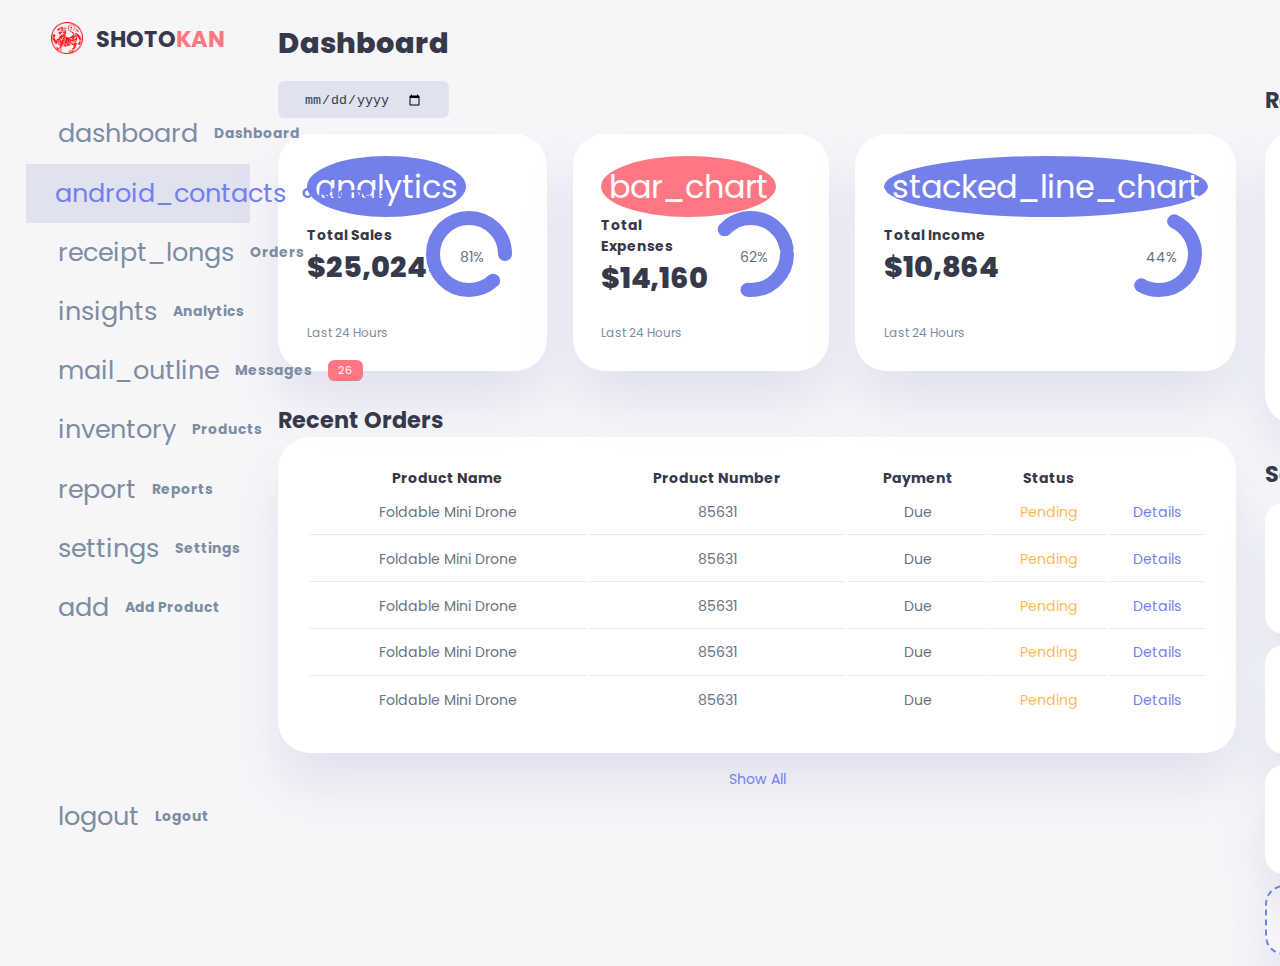
<file: index.html>
<!DOCTYPE html>
<html lang="en">
<head>
    <meta charset="UTF-8">
    <meta http-equiv="X-UA-Compatible" content="IE=edge">
    <meta name="viewport" content="width=device-width, initial-scale=1.0">
    <title>Responsive Dashboard using HTML CSS and JavaScript</title>

    <link rel="stylesheet" href="https://fonts.sandbox.google.com/css2?family=Material+Symbols+Sharp:opsz,wght,FILL,GRAD@48,400,0,0" />
    <link rel="stylesheet" href="./style.css">
</head>
<body>
    <div class="container">
        <aside>
            <div class="top">
                <div class="logo">
                    <img src="./img/logo.png" alt="">
                    <h2>SHOTO<SPan class="danger">KAN</SPan></h2>
                </div>
                <div class="close" id="close-btn" >
                    <span class="material-symbols-sharp">
                        close
                    </span>
                </div>
            </div>

            <div class="sidebar">
                <a href="./student/index.html">
                    <span class="material-symbols-sharp">dashboard</span>
                    <h3>Dashboard</h3>
                </a>
                <a href="#" class="active" >
                    <span class="material-symbols-sharp">android_contacts</span>
                    <h3>Customers</h3>
                </a>
                <a href="./presence/presence.html">
                    <span class="material-symbols-sharp">receipt_longs</span>
                    <h3>Orders</h3>
                </a>
                <a href="#">
                    <span class="material-symbols-sharp">insights</span>
                    <h3>Analytics</h3>
                </a>
                <a href="#">
                    <span class="material-symbols-sharp">mail_outline</span>
                    <h3>Messages</h3>
                    <span class="message-count">26</span>
                </a>
                <a href="#">
                    <span class="material-symbols-sharp">inventory</span>
                    <h3>Products</h3>
                </a>
                <a href="#">
                    <span class="material-symbols-sharp">report</span>
                    <h3>Reports</h3>
                </a>
                <a href="#">
                    <span class="material-symbols-sharp">settings</span>
                    <h3>Settings</h3>
                </a>
                <a href="./responsive/css_grid/index.html">
                    <span class="material-symbols-sharp">add</span>
                    <h3>Add Product</h3>
                </a>
                <a href="./refactor/refactor.html">
                    <span class="material-symbols-sharp">logout</span>
                    <h3>Logout</h3>
                </a>

            </div>
        </aside>

        <main>
            <h1>Dashboard</h1>

            <div class="date">
                <input type="date">
            </div>

            <div class="insights">
                <div class="sales">
                    <span class="material-symbols-sharp">analytics</span>
                    <div class="middle">
                        <div class="left">
                            <h3>Total Sales</h3>
                            <h1>$25,024</h1>
                        </div>
                        <div class="progress">
                            <svg>
                                <circle cx="38" cy="38" r="36" ></circle>
                            </svg>
                            <div class="number">
                                <p>81%</p>
                            </div>
                        </div>
                    </div>
                    <small class="text-muted" >Last 24 Hours</small>
                </div>
                <!----------------- END OF SALES ------------------>

                <div class="expenses">
                    <span class="material-symbols-sharp">bar_chart</span>
                    <div class="middle">
                        <div class="left">
                            <h3>Total Expenses</h3>
                            <h1>$14,160</h1>
                        </div>
                        <div class="progress">
                            <svg>
                                <circle cx="38" cy="38" r="36" ></circle>
                            </svg>
                            <div class="number">
                                <p>62%</p>
                            </div>
                        </div>
                    </div>
                    <small class="text-muted" >Last 24 Hours</small>
                </div>
                <!----------------- END OF EXPENSES ------------------>

                <div class="income">
                    <span class="material-symbols-sharp">stacked_line_chart</span>
                    <div class="middle">
                        <div class="left">
                            <h3>Total Income</h3>
                            <h1>$10,864</h1>
                        </div>
                        <div class="progress">
                            <svg>
                                <circle cx="38" cy="38" r="36" ></circle>
                            </svg>
                            <div class="number">
                                <p>44%</p>
                            </div>
                        </div>
                    </div>
                    <small class="text-muted" >Last 24 Hours</small>
                </div>
                <!----------------- END OF INCOME ------------------>
            </div>
            <!--------------- END OF INSIGHTS ---------------------->

            <div class="recent-orders">
                <h2>Recent Orders</h2>
                <table>
                    <thead>
                        <tr>
                            <th>Product Name</th>
                            <th>Product Number</th>
                            <th>Payment</th>
                            <th>Status</th>
                            <th></th>
                        </tr>
                    </thead>
                    <tbody>
                        <tr>
                            <td>Foldable Mini Drone</td>
                            <td>85631</td>
                            <td>Due</td>
                            <td class="warning">Pending</td>
                            <td class="primary">Details</td>
                        </tr>
                        <tr>
                            <td>Foldable Mini Drone</td>
                            <td>85631</td>
                            <td>Due</td>
                            <td class="warning">Pending</td>
                            <td class="primary">Details</td>
                        </tr>
                        <tr>
                            <td>Foldable Mini Drone</td>
                            <td>85631</td>
                            <td>Due</td>
                            <td class="warning">Pending</td>
                            <td class="primary">Details</td>
                        </tr>
                        <tr>
                            <td>Foldable Mini Drone</td>
                            <td>85631</td>
                            <td>Due</td>
                            <td class="warning">Pending</td>
                            <td class="primary">Details</td>
                        </tr>
                        <tr>
                            <td>Foldable Mini Drone</td>
                            <td>85631</td>
                            <td>Due</td>
                            <td class="warning">Pending</td>
                            <td class="primary">Details</td>
                        </tr>
                    </tbody>
                </table>
                <a href="#">Show All</a>
            </div>
        </main>
        <!-------------------- END OF MAIN --------------------->

        <div class="right">
            <div class="top">
               <button id="menu-btn">
                   <span class="material-symbols-sharp">menu</span>
               </button>
               <div class="theme-toggler">
                   <span class="material-symbols-sharp active">light_mode</span>
                   <span class="material-symbols-sharp">dark_mode</span>
               </div>
               <div class="profile">
                   <div class="info">
                       <p>Hey, <b>Alexsandro</b></p>
                       <small class="text-muted">Admin</small>
                   </div>
                   <div class="profile-photo">
                       <img src="./img/profile.png" alt="">
                   </div>
               </div>  
            </div>
            <!---- END OF TOP ----->

            <div class="recent-updates">
                <h2>Recent Updates</h2>
                <div class="updates">
                    <div class="update">
                        <div class="profile-photo">
                            <img src="./img/profile-2.jpg" alt="">
                        </div>
                        <div class="message">
                            <p><b>Mike Tyson</b> received his orders of
                            Night lion tech GPS drone.</p>
                            <small class="text-muted">2 Minutes Ago</small>
                        </div>
                    </div>
                    <div class="update">
                        <div class="profile-photo">
                            <img src="./img/profile-3.webp" alt="">
                        </div>
                        <div class="message">
                            <p><b>Mike Tyson</b> received his orders of
                            Night lion tech GPS drone.</p>
                            <small class="text-muted">2 Minutes Ago</small>
                        </div>
                    </div>
                    <div class="update">
                        <div class="profile-photo">
                            <img src="./img/profile-4.jpeg" alt="">
                        </div>
                        <div class="message">
                            <p><b>Mike Tyson</b> received his orders of
                            Night lion tech GPS drone.</p>
                            <small class="text-muted">2 Minutes Ago</small>
                        </div>
                    </div>
                </div>
            </div>
            <!----------------- END OF RECENT UPDATES ---------------------->

            <div class="sales-analytics">
                <h2>Sales Analytics</h2>
                <div class="item online">
                    <div class="icon">
                        <span class="material-symbols-sharp">shopping_cart</span>
                    </div>
                    <div class="right">
                        <div class="info">
                            <h3>ONLINE ORDERS</h3>
                            <small class="text-muted">Last 24 Hours</small>
                        </div>
                        <h5 class="success">+39%</h5>
                        <h3>3849</h3>
                    </div>
                </div>
                <div class="item offline">
                    <div class="icon">
                        <span class="material-symbols-sharp">local_mall</span>
                    </div>
                    <div class="right">
                        <div class="info">
                            <h3>OFFLINE ORDERS</h3>
                            <small class="text-muted">Last 24 Hours</small>
                        </div>
                        <h5 class="danger">-17%</h5>
                        <h3>1100</h3>
                    </div>
                </div>
                <div class="item customers">
                    <div class="icon">
                        <span class="material-symbols-sharp">person</span>
                    </div>
                    <div class="right">
                        <div class="info">
                            <h3>NEW CUSTOMERS</h3>
                            <small class="text-muted">Last 24 Hours</small>
                        </div>
                        <h5 class="success">+25%</h5>
                        <h3>849</h3>
                    </div>
                </div>
                <div class="item add-product">
                    <div>
                        <span class="material-symbols-sharp">add</span>
                        <h3>Add Product</h3>
                    </div>
                </div>
            </div>

        </div>

    </div>
    <script src="./index.js" ></script>
</body>
</html>
</file>
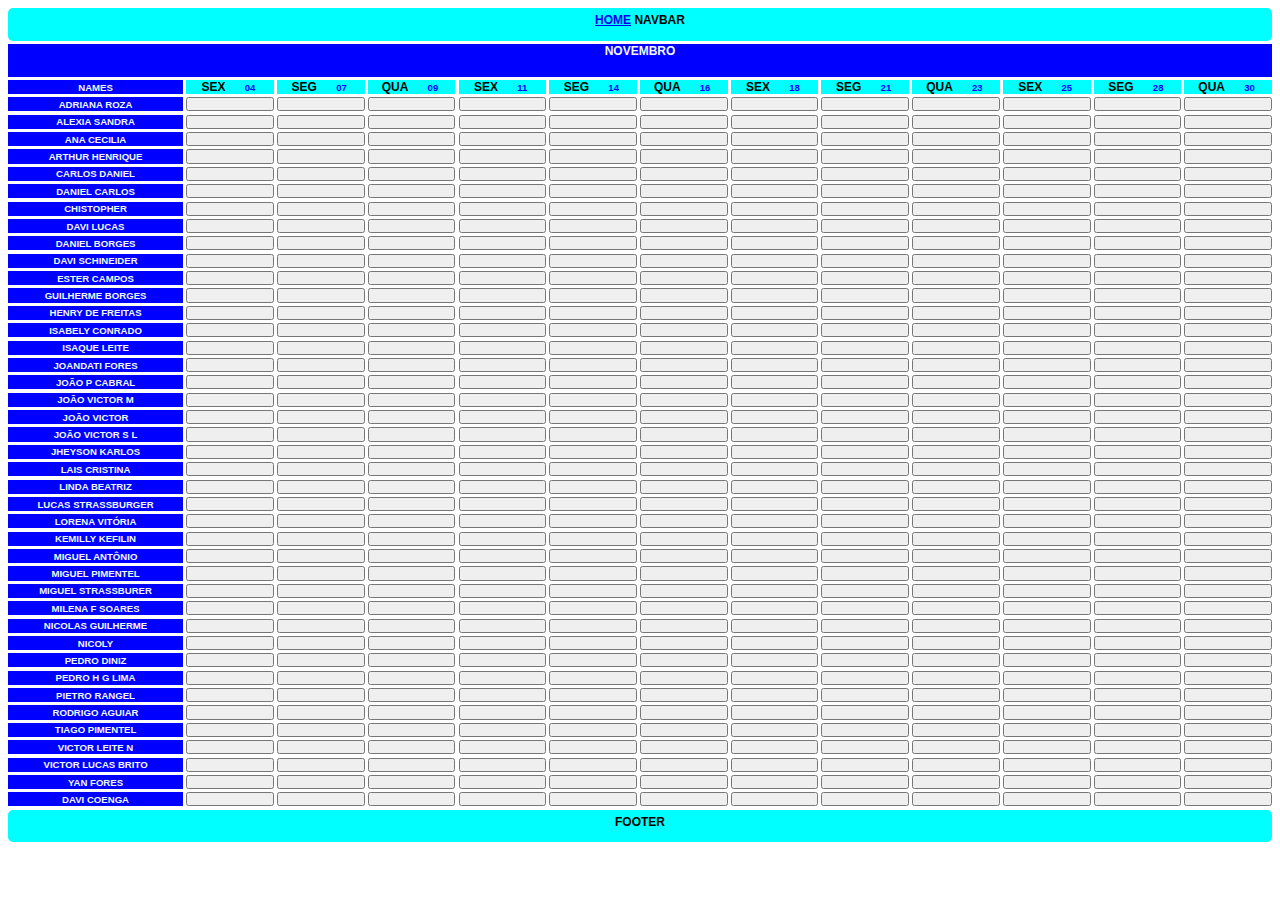
<file: student/index.html>
<!DOCTYPE html>
<html lang="en">
<head>
    <meta charset="UTF-8">
    <meta http-equiv="X-UA-Compatible" content="IE=edge">
    <meta name="viewport" content="width=device-width, initial-scale=1.0">

    <link rel="stylesheet" href="https://fonts.sandbox.google.com/css2?family=Material+Symbols+Sharp:opsz,wght,FILL,GRAD@48,400,0,0" />
    <link rel="stylesheet" href="./style.css">
    <title>Student</title>
</head>
<body>
    <div class="container">
        <nav>
            <a href="../../index.html">Home</a>
            Navbar
        </nav>
        <div class="month">Novembro</div>
        <div class="row">
            <div class="student">Names</div>
            <div class="d1 day">Sex<span>04</span></div>
            <div class="d2 day">Seg<span>07</span></div>
            <div class="d3 day">Qua<span>09</span></div>
            <div class="d4 day">Sex<span>11</span></div>
            <div class="d5 day">Seg<span>14</span></div>
            <div class="d6 day">Qua<span>16</span></div>
            <div class="d7 day">Sex<span>18</span></div>
            <div class="d8 day">Seg<span>21</span></div>
            <div class="d9 day">Qua<span>23</span></div>
            <div class="d10 day">Sex<span>25</span></div>
            <div class="d11 day">Seg<span>28</span></div>
            <div class="d12 day">Qua<span>30</span></div>

            <div class="student">Adriana Roza</div>
            <button onclick="presence()" class="btn_first"><div class="d1 day"></div></button>
            <button onclick="presence()" class="btn_first"><div class="d2 day"></div></button>
            <button onclick="presence()" class="btn_first"><div class="d3 day"></div></button>
            <button onclick="presence()" class="btn_first"><div class="d4 day"></div></button>
            <button onclick="presence()" class="btn_first"><div class="d5 day"></div></button>
            <button onclick="presence()" class="btn_first"><div class="d6 day"></div></button>
            <button onclick="presence()" class="btn_first"><div class="d7 day"></div></button>
            <button onclick="presence()" class="btn_first"><div class="d8 day"></div></button>
            <button onclick="presence()" class="btn_first"><div class="d9 day"></div></button>
            <button onclick="presence()" class="btn_first"><div class="d10 day"></div></button>
            <button onclick="presence()" class="btn_first"><div class="d11 day"></div></button>
            <button onclick="presence()" class="btn_first"><div class="d12 day"></div></button>

            <div class="student">Alexia Sandra</div>
            <button onclick="presence()" class="btn_first"><div class="d1 day"></div></button>
            <button onclick="presence()" class="btn_first"><div class="d2 day"></div></button>
            <button onclick="presence()" class="btn_first"><div class="d3 day"></div></button>
            <button onclick="presence()" class="btn_first"><div class="d4 day"></div></button>
            <button onclick="presence()" class="btn_first"><div class="d5 day"></div></button>
            <button onclick="presence()" class="btn_first"><div class="d6 day"></div></button>
            <button onclick="presence()" class="btn_first"><div class="d7 day"></div></button>
            <button onclick="presence()" class="btn_first"><div class="d8 day"></div></button>
            <button onclick="presence()" class="btn_first"><div class="d9 day"></div></button>
            <button onclick="presence()" class="btn_first"><div class="d10 day"></div></button>
            <button onclick="presence()" class="btn_first"><div class="d11 day"></div></button>
            <button onclick="presence()" class="btn_first"><div class="d12 day"></div></button>

            <div class="student">Ana Cecilia</div>
            <button onclick="presence()" class="btn_first"><div class="d1 day"></div></button>
            <button onclick="presence()" class="btn_first"><div class="d2 day"></div></button>
            <button onclick="presence()" class="btn_first"><div class="d3 day"></div></button>
            <button onclick="presence()" class="btn_first"><div class="d4 day"></div></button>
            <button onclick="presence()" class="btn_first"><div class="d5 day"></div></button>
            <button onclick="presence()" class="btn_first"><div class="d6 day"></div></button>
            <button onclick="presence()" class="btn_first"><div class="d7 day"></div></button>
            <button onclick="presence()" class="btn_first"><div class="d8 day"></div></button>
            <button onclick="presence()" class="btn_first"><div class="d9 day"></div></button>
            <button onclick="presence()" class="btn_first"><div class="d10 day"></div></button>
            <button onclick="presence()" class="btn_first"><div class="d11 day"></div></button>
            <button onclick="presence()" class="btn_first"><div class="d12 day"></div></button>

            <div class="student">Arthur Henrique</div>
            <button onclick="presence()" class="btn_first"><div class="d1 day"></div></button>
            <button onclick="presence()" class="btn_first"><div class="d2 day"></div></button>
            <button onclick="presence()" class="btn_first"><div class="d3 day"></div></button>
            <button onclick="presence()" class="btn_first"><div class="d4 day"></div></button>
            <button onclick="presence()" class="btn_first"><div class="d5 day"></div></button>
            <button onclick="presence()" class="btn_first"><div class="d6 day"></div></button>
            <button onclick="presence()" class="btn_first"><div class="d7 day"></div></button>
            <button onclick="presence()" class="btn_first"><div class="d8 day"></div></button>
            <button onclick="presence()" class="btn_first"><div class="d9 day"></div></button>
            <button onclick="presence()" class="btn_first"><div class="d10 day"></div></button>
            <button onclick="presence()" class="btn_first"><div class="d11 day"></div></button>
            <button onclick="presence()" class="btn_first"><div class="d12 day"></div></button>

            <div class="student">Carlos Daniel</div>
            <button onclick="presence()" class="btn_first"><div class="d1 day"></div></button>
            <button onclick="presence()" class="btn_first"><div class="d2 day"></div></button>
            <button onclick="presence()" class="btn_first"><div class="d3 day"></div></button>
            <button onclick="presence()" class="btn_first"><div class="d4 day"></div></button>
            <button onclick="presence()" class="btn_first"><div class="d5 day"></div></button>
            <button onclick="presence()" class="btn_first"><div class="d6 day"></div></button>
            <button onclick="presence()" class="btn_first"><div class="d7 day"></div></button>
            <button onclick="presence()" class="btn_first"><div class="d8 day"></div></button>
            <button onclick="presence()" class="btn_first"><div class="d9 day"></div></button>
            <button onclick="presence()" class="btn_first"><div class="d10 day"></div></button>
            <button onclick="presence()" class="btn_first"><div class="d11 day"></div></button>
            <button onclick="presence()" class="btn_first"><div class="d12 day"></div></button>

            <div class="student">Daniel Carlos</div>
            <button onclick="presence()" class="btn_first"><div class="d1 day"></div></button>
            <button onclick="presence()" class="btn_first"><div class="d2 day"></div></button>
            <button onclick="presence()" class="btn_first"><div class="d3 day"></div></button>
            <button onclick="presence()" class="btn_first"><div class="d4 day"></div></button>
            <button onclick="presence()" class="btn_first"><div class="d5 day"></div></button>
            <button onclick="presence()" class="btn_first"><div class="d6 day"></div></button>
            <button onclick="presence()" class="btn_first"><div class="d7 day"></div></button>
            <button onclick="presence()" class="btn_first"><div class="d8 day"></div></button>
            <button onclick="presence()" class="btn_first"><div class="d9 day"></div></button>
            <button onclick="presence()" class="btn_first"><div class="d10 day"></div></button>
            <button onclick="presence()" class="btn_first"><div class="d11 day"></div></button>
            <button onclick="presence()" class="btn_first"><div class="d12 day"></div></button>

            <div class="student">Chistopher</div>
            <button onclick="presence()" class="btn_first"><div class="d1 day"></div></button>
            <button onclick="presence()" class="btn_first"><div class="d2 day"></div></button>
            <button onclick="presence()" class="btn_first"><div class="d3 day"></div></button>
            <button onclick="presence()" class="btn_first"><div class="d4 day"></div></button>
            <button onclick="presence()" class="btn_first"><div class="d5 day"></div></button>
            <button onclick="presence()" class="btn_first"><div class="d6 day"></div></button>
            <button onclick="presence()" class="btn_first"><div class="d7 day"></div></button>
            <button onclick="presence()" class="btn_first"><div class="d8 day"></div></button>
            <button onclick="presence()" class="btn_first"><div class="d9 day"></div></button>
            <button onclick="presence()" class="btn_first"><div class="d10 day"></div></button>
            <button onclick="presence()" class="btn_first"><div class="d11 day"></div></button>
            <button onclick="presence()" class="btn_first"><div class="d12 day"></div></button>

            <div class="student">Davi Lucas</div>
            <button onclick="presence()" class="btn_first"><div class="d1 day"></div></button>
            <button onclick="presence()" class="btn_first"><div class="d2 day"></div></button>
            <button onclick="presence()" class="btn_first"><div class="d3 day"></div></button>
            <button onclick="presence()" class="btn_first"><div class="d4 day"></div></button>
            <button onclick="presence()" class="btn_first"><div class="d5 day"></div></button>
            <button onclick="presence()" class="btn_first"><div class="d6 day"></div></button>
            <button onclick="presence()" class="btn_first"><div class="d7 day"></div></button>
            <button onclick="presence()" class="btn_first"><div class="d8 day"></div></button>
            <button onclick="presence()" class="btn_first"><div class="d9 day"></div></button>
            <button onclick="presence()" class="btn_first"><div class="d10 day"></div></button>
            <button onclick="presence()" class="btn_first"><div class="d11 day"></div></button>
            <button onclick="presence()" class="btn_first"><div class="d12 day"></div></button>

            <div class="student">Daniel Borges</div>
            <button onclick="presence()" class="btn_first"><div class="d1 day"></div></button>
            <button onclick="presence()" class="btn_first"><div class="d2 day"></div></button>
            <button onclick="presence()" class="btn_first"><div class="d3 day"></div></button>
            <button onclick="presence()" class="btn_first"><div class="d4 day"></div></button>
            <button onclick="presence()" class="btn_first"><div class="d5 day"></div></button>
            <button onclick="presence()" class="btn_first"><div class="d6 day"></div></button>
            <button onclick="presence()" class="btn_first"><div class="d7 day"></div></button>
            <button onclick="presence()" class="btn_first"><div class="d8 day"></div></button>
            <button onclick="presence()" class="btn_first"><div class="d9 day"></div></button>
            <button onclick="presence()" class="btn_first"><div class="d10 day"></div></button>
            <button onclick="presence()" class="btn_first"><div class="d11 day"></div></button>
            <button onclick="presence()" class="btn_first"><div class="d12 day"></div></button>

            <div class="student">Davi Schineider</div>
            <button onclick="presence()" class="btn_first"><div class="d1 day"></div></button>
            <button onclick="presence()" class="btn_first"><div class="d2 day"></div></button>
            <button onclick="presence()" class="btn_first"><div class="d3 day"></div></button>
            <button onclick="presence()" class="btn_first"><div class="d4 day"></div></button>
            <button onclick="presence()" class="btn_first"><div class="d5 day"></div></button>
            <button onclick="presence()" class="btn_first"><div class="d6 day"></div></button>
            <button onclick="presence()" class="btn_first"><div class="d7 day"></div></button>
            <button onclick="presence()" class="btn_first"><div class="d8 day"></div></button>
            <button onclick="presence()" class="btn_first"><div class="d9 day"></div></button>
            <button onclick="presence()" class="btn_first"><div class="d10 day"></div></button>
            <button onclick="presence()" class="btn_first"><div class="d11 day"></div></button>
            <button onclick="presence()" class="btn_first"><div class="d12 day"></div></button>

            <div class="student">Ester Campos</div>
            <button onclick="presence()" class="btn_first"><div class="d1 day"></div></button>
            <button onclick="presence()" class="btn_first"><div class="d2 day"></div></button>
            <button onclick="presence()" class="btn_first"><div class="d3 day"></div></button>
            <button onclick="presence()" class="btn_first"><div class="d4 day"></div></button>
            <button onclick="presence()" class="btn_first"><div class="d5 day"></div></button>
            <button onclick="presence()" class="btn_first"><div class="d6 day"></div></button>
            <button onclick="presence()" class="btn_first"><div class="d7 day"></div></button>
            <button onclick="presence()" class="btn_first"><div class="d8 day"></div></button>
            <button onclick="presence()" class="btn_first"><div class="d9 day"></div></button>
            <button onclick="presence()" class="btn_first"><div class="d10 day"></div></button>
            <button onclick="presence()" class="btn_first"><div class="d11 day"></div></button>
            <button onclick="presence()" class="btn_first"><div class="d12 day"></div></button>

            <div class="student">Guilherme Borges</div>
            <button onclick="presence()" class="btn_first"><div class="d1 day"></div></button>
            <button onclick="presence()" class="btn_first"><div class="d2 day"></div></button>
            <button onclick="presence()" class="btn_first"><div class="d3 day"></div></button>
            <button onclick="presence()" class="btn_first"><div class="d4 day"></div></button>
            <button onclick="presence()" class="btn_first"><div class="d5 day"></div></button>
            <button onclick="presence()" class="btn_first"><div class="d6 day"></div></button>
            <button onclick="presence()" class="btn_first"><div class="d7 day"></div></button>
            <button onclick="presence()" class="btn_first"><div class="d8 day"></div></button>
            <button onclick="presence()" class="btn_first"><div class="d9 day"></div></button>
            <button onclick="presence()" class="btn_first"><div class="d10 day"></div></button>
            <button onclick="presence()" class="btn_first"><div class="d11 day"></div></button>
            <button onclick="presence()" class="btn_first"><div class="d12 day"></div></button>

            <div class="student">Henry de Freitas</div>
            <button onclick="presence()" class="btn_first"><div class="d1 day"></div></button>
            <button onclick="presence()" class="btn_first"><div class="d2 day"></div></button>
            <button onclick="presence()" class="btn_first"><div class="d3 day"></div></button>
            <button onclick="presence()" class="btn_first"><div class="d4 day"></div></button>
            <button onclick="presence()" class="btn_first"><div class="d5 day"></div></button>
            <button onclick="presence()" class="btn_first"><div class="d6 day"></div></button>
            <button onclick="presence()" class="btn_first"><div class="d7 day"></div></button>
            <button onclick="presence()" class="btn_first"><div class="d8 day"></div></button>
            <button onclick="presence()" class="btn_first"><div class="d9 day"></div></button>
            <button onclick="presence()" class="btn_first"><div class="d10 day"></div></button>
            <button onclick="presence()" class="btn_first"><div class="d11 day"></div></button>
            <button onclick="presence()" class="btn_first"><div class="d12 day"></div></button>

            <div class="student">Isabely Conrado</div>
            <button onclick="presence()" class="btn_first"><div class="d1 day"></div></button>
            <button onclick="presence()" class="btn_first"><div class="d2 day"></div></button>
            <button onclick="presence()" class="btn_first"><div class="d3 day"></div></button>
            <button onclick="presence()" class="btn_first"><div class="d4 day"></div></button>
            <button onclick="presence()" class="btn_first"><div class="d5 day"></div></button>
            <button onclick="presence()" class="btn_first"><div class="d6 day"></div></button>
            <button onclick="presence()" class="btn_first"><div class="d7 day"></div></button>
            <button onclick="presence()" class="btn_first"><div class="d8 day"></div></button>
            <button onclick="presence()" class="btn_first"><div class="d9 day"></div></button>
            <button onclick="presence()" class="btn_first"><div class="d10 day"></div></button>
            <button onclick="presence()" class="btn_first"><div class="d11 day"></div></button>
            <button onclick="presence()" class="btn_first"><div class="d12 day"></div></button>

            <div class="student">Isaque Leite</div>
            <button onclick="presence()" class="btn_first"><div class="d1 day"></div></button>
            <button onclick="presence()" class="btn_first"><div class="d2 day"></div></button>
            <button onclick="presence()" class="btn_first"><div class="d3 day"></div></button>
            <button onclick="presence()" class="btn_first"><div class="d4 day"></div></button>
            <button onclick="presence()" class="btn_first"><div class="d5 day"></div></button>
            <button onclick="presence()" class="btn_first"><div class="d6 day"></div></button>
            <button onclick="presence()" class="btn_first"><div class="d7 day"></div></button>
            <button onclick="presence()" class="btn_first"><div class="d8 day"></div></button>
            <button onclick="presence()" class="btn_first"><div class="d9 day"></div></button>
            <button onclick="presence()" class="btn_first"><div class="d10 day"></div></button>
            <button onclick="presence()" class="btn_first"><div class="d11 day"></div></button>
            <button onclick="presence()" class="btn_first"><div class="d12 day"></div></button>

            <div class="student">Joandati Fores</div>
            <button onclick="presence()" class="btn_first"><div class="d1 day"></div></button>
            <button onclick="presence()" class="btn_first"><div class="d2 day"></div></button>
            <button onclick="presence()" class="btn_first"><div class="d3 day"></div></button>
            <button onclick="presence()" class="btn_first"><div class="d4 day"></div></button>
            <button onclick="presence()" class="btn_first"><div class="d5 day"></div></button>
            <button onclick="presence()" class="btn_first"><div class="d6 day"></div></button>
            <button onclick="presence()" class="btn_first"><div class="d7 day"></div></button>
            <button onclick="presence()" class="btn_first"><div class="d8 day"></div></button>
            <button onclick="presence()" class="btn_first"><div class="d9 day"></div></button>
            <button onclick="presence()" class="btn_first"><div class="d10 day"></div></button>
            <button onclick="presence()" class="btn_first"><div class="d11 day"></div></button>
            <button onclick="presence()" class="btn_first"><div class="d12 day"></div></button>

            <div class="student">João P Cabral</div>
            <button onclick="presence()" class="btn_first"><div class="d1 day"></div></button>
            <button onclick="presence()" class="btn_first"><div class="d2 day"></div></button>
            <button onclick="presence()" class="btn_first"><div class="d3 day"></div></button>
            <button onclick="presence()" class="btn_first"><div class="d4 day"></div></button>
            <button onclick="presence()" class="btn_first"><div class="d5 day"></div></button>
            <button onclick="presence()" class="btn_first"><div class="d6 day"></div></button>
            <button onclick="presence()" class="btn_first"><div class="d7 day"></div></button>
            <button onclick="presence()" class="btn_first"><div class="d8 day"></div></button>
            <button onclick="presence()" class="btn_first"><div class="d9 day"></div></button>
            <button onclick="presence()" class="btn_first"><div class="d10 day"></div></button>
            <button onclick="presence()" class="btn_first"><div class="d11 day"></div></button>
            <button onclick="presence()" class="btn_first"><div class="d12 day"></div></button>

            <div class="student">João victor M</div>
            <button onclick="presence()" class="btn_first"><div class="d1 day"></div></button>
            <button onclick="presence()" class="btn_first"><div class="d2 day"></div></button>
            <button onclick="presence()" class="btn_first"><div class="d3 day"></div></button>
            <button onclick="presence()" class="btn_first"><div class="d4 day"></div></button>
            <button onclick="presence()" class="btn_first"><div class="d5 day"></div></button>
            <button onclick="presence()" class="btn_first"><div class="d6 day"></div></button>
            <button onclick="presence()" class="btn_first"><div class="d7 day"></div></button>
            <button onclick="presence()" class="btn_first"><div class="d8 day"></div></button>
            <button onclick="presence()" class="btn_first"><div class="d9 day"></div></button>
            <button onclick="presence()" class="btn_first"><div class="d10 day"></div></button>
            <button onclick="presence()" class="btn_first"><div class="d11 day"></div></button>
            <button onclick="presence()" class="btn_first"><div class="d12 day"></div></button>

            <div class="student">João Victor</div>
            <button onclick="presence()" class="btn_first"><div class="d1 day"></div></button>
            <button onclick="presence()" class="btn_first"><div class="d2 day"></div></button>
            <button onclick="presence()" class="btn_first"><div class="d3 day"></div></button>
            <button onclick="presence()" class="btn_first"><div class="d4 day"></div></button>
            <button onclick="presence()" class="btn_first"><div class="d5 day"></div></button>
            <button onclick="presence()" class="btn_first"><div class="d6 day"></div></button>
            <button onclick="presence()" class="btn_first"><div class="d7 day"></div></button>
            <button onclick="presence()" class="btn_first"><div class="d8 day"></div></button>
            <button onclick="presence()" class="btn_first"><div class="d9 day"></div></button>
            <button onclick="presence()" class="btn_first"><div class="d10 day"></div></button>
            <button onclick="presence()" class="btn_first"><div class="d11 day"></div></button>
            <button onclick="presence()" class="btn_first"><div class="d12 day"></div></button>

            <div class="student">João victor S L</div>
            <button onclick="presence()" class="btn_first"><div class="d1 day"></div></button>
            <button onclick="presence()" class="btn_first"><div class="d2 day"></div></button>
            <button onclick="presence()" class="btn_first"><div class="d3 day"></div></button>
            <button onclick="presence()" class="btn_first"><div class="d4 day"></div></button>
            <button onclick="presence()" class="btn_first"><div class="d5 day"></div></button>
            <button onclick="presence()" class="btn_first"><div class="d6 day"></div></button>
            <button onclick="presence()" class="btn_first"><div class="d7 day"></div></button>
            <button onclick="presence()" class="btn_first"><div class="d8 day"></div></button>
            <button onclick="presence()" class="btn_first"><div class="d9 day"></div></button>
            <button onclick="presence()" class="btn_first"><div class="d10 day"></div></button>
            <button onclick="presence()" class="btn_first"><div class="d11 day"></div></button>
            <button onclick="presence()" class="btn_first"><div class="d12 day"></div></button>

            <div class="student">Jheyson Karlos</div>
            <button onclick="presence()" class="btn_first"><div class="d1 day"></div></button>
            <button onclick="presence()" class="btn_first"><div class="d2 day"></div></button>
            <button onclick="presence()" class="btn_first"><div class="d3 day"></div></button>
            <button onclick="presence()" class="btn_first"><div class="d4 day"></div></button>
            <button onclick="presence()" class="btn_first"><div class="d5 day"></div></button>
            <button onclick="presence()" class="btn_first"><div class="d6 day"></div></button>
            <button onclick="presence()" class="btn_first"><div class="d7 day"></div></button>
            <button onclick="presence()" class="btn_first"><div class="d8 day"></div></button>
            <button onclick="presence()" class="btn_first"><div class="d9 day"></div></button>
            <button onclick="presence()" class="btn_first"><div class="d10 day"></div></button>
            <button onclick="presence()" class="btn_first"><div class="d11 day"></div></button>
            <button onclick="presence()" class="btn_first"><div class="d12 day"></div></button>

            <div class="student">Lais Cristina</div>
            <button onclick="presence()" class="btn_first"><div class="d1 day"></div></button>
            <button onclick="presence()" class="btn_first"><div class="d2 day"></div></button>
            <button onclick="presence()" class="btn_first"><div class="d3 day"></div></button>
            <button onclick="presence()" class="btn_first"><div class="d4 day"></div></button>
            <button onclick="presence()" class="btn_first"><div class="d5 day"></div></button>
            <button onclick="presence()" class="btn_first"><div class="d6 day"></div></button>
            <button onclick="presence()" class="btn_first"><div class="d7 day"></div></button>
            <button onclick="presence()" class="btn_first"><div class="d8 day"></div></button>
            <button onclick="presence()" class="btn_first"><div class="d9 day"></div></button>
            <button onclick="presence()" class="btn_first"><div class="d10 day"></div></button>
            <button onclick="presence()" class="btn_first"><div class="d11 day"></div></button>
            <button onclick="presence()" class="btn_first"><div class="d12 day"></div></button>

            <div class="student">Linda Beatriz</div>
            <button onclick="presence()" class="btn_first"><div class="d1 day"></div></button>
            <button onclick="presence()" class="btn_first"><div class="d2 day"></div></button>
            <button onclick="presence()" class="btn_first"><div class="d3 day"></div></button>
            <button onclick="presence()" class="btn_first"><div class="d4 day"></div></button>
            <button onclick="presence()" class="btn_first"><div class="d5 day"></div></button>
            <button onclick="presence()" class="btn_first"><div class="d6 day"></div></button>
            <button onclick="presence()" class="btn_first"><div class="d7 day"></div></button>
            <button onclick="presence()" class="btn_first"><div class="d8 day"></div></button>
            <button onclick="presence()" class="btn_first"><div class="d9 day"></div></button>
            <button onclick="presence()" class="btn_first"><div class="d10 day"></div></button>
            <button onclick="presence()" class="btn_first"><div class="d11 day"></div></button>
            <button onclick="presence()" class="btn_first"><div class="d12 day"></div></button>

            <div class="student">Lucas Strassburger</div>
            <button onclick="presence()" class="btn_first"><div class="d1 day"></div></button>
            <button onclick="presence()" class="btn_first"><div class="d2 day"></div></button>
            <button onclick="presence()" class="btn_first"><div class="d3 day"></div></button>
            <button onclick="presence()" class="btn_first"><div class="d4 day"></div></button>
            <button onclick="presence()" class="btn_first"><div class="d5 day"></div></button>
            <button onclick="presence()" class="btn_first"><div class="d6 day"></div></button>
            <button onclick="presence()" class="btn_first"><div class="d7 day"></div></button>
            <button onclick="presence()" class="btn_first"><div class="d8 day"></div></button>
            <button onclick="presence()" class="btn_first"><div class="d9 day"></div></button>
            <button onclick="presence()" class="btn_first"><div class="d10 day"></div></button>
            <button onclick="presence()" class="btn_first"><div class="d11 day"></div></button>
            <button onclick="presence()" class="btn_first"><div class="d12 day"></div></button>

            <div class="student">Lorena Vitória</div>
            <button onclick="presence()" class="btn_first"><div class="d1 day"></div></button>
            <button onclick="presence()" class="btn_first"><div class="d2 day"></div></button>
            <button onclick="presence()" class="btn_first"><div class="d3 day"></div></button>
            <button onclick="presence()" class="btn_first"><div class="d4 day"></div></button>
            <button onclick="presence()" class="btn_first"><div class="d5 day"></div></button>
            <button onclick="presence()" class="btn_first"><div class="d6 day"></div></button>
            <button onclick="presence()" class="btn_first"><div class="d7 day"></div></button>
            <button onclick="presence()" class="btn_first"><div class="d8 day"></div></button>
            <button onclick="presence()" class="btn_first"><div class="d9 day"></div></button>
            <button onclick="presence()" class="btn_first"><div class="d10 day"></div></button>
            <button onclick="presence()" class="btn_first"><div class="d11 day"></div></button>
            <button onclick="presence()" class="btn_first"><div class="d12 day"></div></button>

            <div class="student">Kemilly Kefilin</div>
            <button onclick="presence()" class="btn_first"><div class="d1 day"></div></button>
            <button onclick="presence()" class="btn_first"><div class="d2 day"></div></button>
            <button onclick="presence()" class="btn_first"><div class="d3 day"></div></button>
            <button onclick="presence()" class="btn_first"><div class="d4 day"></div></button>
            <button onclick="presence()" class="btn_first"><div class="d5 day"></div></button>
            <button onclick="presence()" class="btn_first"><div class="d6 day"></div></button>
            <button onclick="presence()" class="btn_first"><div class="d7 day"></div></button>
            <button onclick="presence()" class="btn_first"><div class="d8 day"></div></button>
            <button onclick="presence()" class="btn_first"><div class="d9 day"></div></button>
            <button onclick="presence()" class="btn_first"><div class="d10 day"></div></button>
            <button onclick="presence()" class="btn_first"><div class="d11 day"></div></button>
            <button onclick="presence()" class="btn_first"><div class="d12 day"></div></button>

            <div class="student">Miguel Antônio</div>
            <button onclick="presence()" class="btn_first"><div class="d1 day"></div></button>
            <button onclick="presence()" class="btn_first"><div class="d2 day"></div></button>
            <button onclick="presence()" class="btn_first"><div class="d3 day"></div></button>
            <button onclick="presence()" class="btn_first"><div class="d4 day"></div></button>
            <button onclick="presence()" class="btn_first"><div class="d5 day"></div></button>
            <button onclick="presence()" class="btn_first"><div class="d6 day"></div></button>
            <button onclick="presence()" class="btn_first"><div class="d7 day"></div></button>
            <button onclick="presence()" class="btn_first"><div class="d8 day"></div></button>
            <button onclick="presence()" class="btn_first"><div class="d9 day"></div></button>
            <button onclick="presence()" class="btn_first"><div class="d10 day"></div></button>
            <button onclick="presence()" class="btn_first"><div class="d11 day"></div></button>
            <button onclick="presence()" class="btn_first"><div class="d12 day"></div></button>

            <div class="student">Miguel Pimentel</div>
            <button onclick="presence()" class="btn_first"><div class="d1 day"></div></button>
            <button onclick="presence()" class="btn_first"><div class="d2 day"></div></button>
            <button onclick="presence()" class="btn_first"><div class="d3 day"></div></button>
            <button onclick="presence()" class="btn_first"><div class="d4 day"></div></button>
            <button onclick="presence()" class="btn_first"><div class="d5 day"></div></button>
            <button onclick="presence()" class="btn_first"><div class="d6 day"></div></button>
            <button onclick="presence()" class="btn_first"><div class="d7 day"></div></button>
            <button onclick="presence()" class="btn_first"><div class="d8 day"></div></button>
            <button onclick="presence()" class="btn_first"><div class="d9 day"></div></button>
            <button onclick="presence()" class="btn_first"><div class="d10 day"></div></button>
            <button onclick="presence()" class="btn_first"><div class="d11 day"></div></button>
            <button onclick="presence()" class="btn_first"><div class="d12 day"></div></button>

            <div class="student">Miguel Strassburer</div>
            <button onclick="presence()" class="btn_first"><div class="d1 day"></div></button>
            <button onclick="presence()" class="btn_first"><div class="d2 day"></div></button>
            <button onclick="presence()" class="btn_first"><div class="d3 day"></div></button>
            <button onclick="presence()" class="btn_first"><div class="d4 day"></div></button>
            <button onclick="presence()" class="btn_first"><div class="d5 day"></div></button>
            <button onclick="presence()" class="btn_first"><div class="d6 day"></div></button>
            <button onclick="presence()" class="btn_first"><div class="d7 day"></div></button>
            <button onclick="presence()" class="btn_first"><div class="d8 day"></div></button>
            <button onclick="presence()" class="btn_first"><div class="d9 day"></div></button>
            <button onclick="presence()" class="btn_first"><div class="d10 day"></div></button>
            <button onclick="presence()" class="btn_first"><div class="d11 day"></div></button>
            <button onclick="presence()" class="btn_first"><div class="d12 day"></div></button>

            <div class="student">Milena F Soares</div>
            <button onclick="presence()" class="btn_first"><div class="d1 day"></div></button>
            <button onclick="presence()" class="btn_first"><div class="d2 day"></div></button>
            <button onclick="presence()" class="btn_first"><div class="d3 day"></div></button>
            <button onclick="presence()" class="btn_first"><div class="d4 day"></div></button>
            <button onclick="presence()" class="btn_first"><div class="d5 day"></div></button>
            <button onclick="presence()" class="btn_first"><div class="d6 day"></div></button>
            <button onclick="presence()" class="btn_first"><div class="d7 day"></div></button>
            <button onclick="presence()" class="btn_first"><div class="d8 day"></div></button>
            <button onclick="presence()" class="btn_first"><div class="d9 day"></div></button>
            <button onclick="presence()" class="btn_first"><div class="d10 day"></div></button>
            <button onclick="presence()" class="btn_first"><div class="d11 day"></div></button>
            <button onclick="presence()" class="btn_first"><div class="d12 day"></div></button>

            <div class="student">Nicolas Guilherme</div>
            <button onclick="presence()" class="btn_first"><div class="d1 day"></div></button>
            <button onclick="presence()" class="btn_first"><div class="d2 day"></div></button>
            <button onclick="presence()" class="btn_first"><div class="d3 day"></div></button>
            <button onclick="presence()" class="btn_first"><div class="d4 day"></div></button>
            <button onclick="presence()" class="btn_first"><div class="d5 day"></div></button>
            <button onclick="presence()" class="btn_first"><div class="d6 day"></div></button>
            <button onclick="presence()" class="btn_first"><div class="d7 day"></div></button>
            <button onclick="presence()" class="btn_first"><div class="d8 day"></div></button>
            <button onclick="presence()" class="btn_first"><div class="d9 day"></div></button>
            <button onclick="presence()" class="btn_first"><div class="d10 day"></div></button>
            <button onclick="presence()" class="btn_first"><div class="d11 day"></div></button>
            <button onclick="presence()" class="btn_first"><div class="d12 day"></div></button>

            <div class="student">Nicoly</div>
            <button onclick="presence()" class="btn_first"><div class="d1 day"></div></button>
            <button onclick="presence()" class="btn_first"><div class="d2 day"></div></button>
            <button onclick="presence()" class="btn_first"><div class="d3 day"></div></button>
            <button onclick="presence()" class="btn_first"><div class="d4 day"></div></button>
            <button onclick="presence()" class="btn_first"><div class="d5 day"></div></button>
            <button onclick="presence()" class="btn_first"><div class="d6 day"></div></button>
            <button onclick="presence()" class="btn_first"><div class="d7 day"></div></button>
            <button onclick="presence()" class="btn_first"><div class="d8 day"></div></button>
            <button onclick="presence()" class="btn_first"><div class="d9 day"></div></button>
            <button onclick="presence()" class="btn_first"><div class="d10 day"></div></button>
            <button onclick="presence()" class="btn_first"><div class="d11 day"></div></button>
            <button onclick="presence()" class="btn_first"><div class="d12 day"></div></button>

            <div class="student">Pedro Diniz</div>
            <button onclick="presence()" class="btn_first"><div class="d1 day"></div></button>
            <button onclick="presence()" class="btn_first"><div class="d2 day"></div></button>
            <button onclick="presence()" class="btn_first"><div class="d3 day"></div></button>
            <button onclick="presence()" class="btn_first"><div class="d4 day"></div></button>
            <button onclick="presence()" class="btn_first"><div class="d5 day"></div></button>
            <button onclick="presence()" class="btn_first"><div class="d6 day"></div></button>
            <button onclick="presence()" class="btn_first"><div class="d7 day"></div></button>
            <button onclick="presence()" class="btn_first"><div class="d8 day"></div></button>
            <button onclick="presence()" class="btn_first"><div class="d9 day"></div></button>
            <button onclick="presence()" class="btn_first"><div class="d10 day"></div></button>
            <button onclick="presence()" class="btn_first"><div class="d11 day"></div></button>
            <button onclick="presence()" class="btn_first"><div class="d12 day"></div></button>

            <div class="student">Pedro H G Lima</div>
            <button onclick="presence()" class="btn_first"><div class="d1 day"></div></button>
            <button onclick="presence()" class="btn_first"><div class="d2 day"></div></button>
            <button onclick="presence()" class="btn_first"><div class="d3 day"></div></button>
            <button onclick="presence()" class="btn_first"><div class="d4 day"></div></button>
            <button onclick="presence()" class="btn_first"><div class="d5 day"></div></button>
            <button onclick="presence()" class="btn_first"><div class="d6 day"></div></button>
            <button onclick="presence()" class="btn_first"><div class="d7 day"></div></button>
            <button onclick="presence()" class="btn_first"><div class="d8 day"></div></button>
            <button onclick="presence()" class="btn_first"><div class="d9 day"></div></button>
            <button onclick="presence()" class="btn_first"><div class="d10 day"></div></button>
            <button onclick="presence()" class="btn_first"><div class="d11 day"></div></button>
            <button onclick="presence()" class="btn_first"><div class="d12 day"></div></button>

            <div class="student">Pietro Rangel</div>
            <button onclick="presence()" class="btn_first"><div class="d1 day"></div></button>
            <button onclick="presence()" class="btn_first"><div class="d2 day"></div></button>
            <button onclick="presence()" class="btn_first"><div class="d3 day"></div></button>
            <button onclick="presence()" class="btn_first"><div class="d4 day"></div></button>
            <button onclick="presence()" class="btn_first"><div class="d5 day"></div></button>
            <button onclick="presence()" class="btn_first"><div class="d6 day"></div></button>
            <button onclick="presence()" class="btn_first"><div class="d7 day"></div></button>
            <button onclick="presence()" class="btn_first"><div class="d8 day"></div></button>
            <button onclick="presence()" class="btn_first"><div class="d9 day"></div></button>
            <button onclick="presence()" class="btn_first"><div class="d10 day"></div></button>
            <button onclick="presence()" class="btn_first"><div class="d11 day"></div></button>
            <button onclick="presence()" class="btn_first"><div class="d12 day"></div></button>

            <div class="student">Rodrigo Aguiar</div>
            <button onclick="presence()" class="btn_first"><div class="d1 day"></div></button>
            <button onclick="presence()" class="btn_first"><div class="d2 day"></div></button>
            <button onclick="presence()" class="btn_first"><div class="d3 day"></div></button>
            <button onclick="presence()" class="btn_first"><div class="d4 day"></div></button>
            <button onclick="presence()" class="btn_first"><div class="d5 day"></div></button>
            <button onclick="presence()" class="btn_first"><div class="d6 day"></div></button>
            <button onclick="presence()" class="btn_first"><div class="d7 day"></div></button>
            <button onclick="presence()" class="btn_first"><div class="d8 day"></div></button>
            <button onclick="presence()" class="btn_first"><div class="d9 day"></div></button>
            <button onclick="presence()" class="btn_first"><div class="d10 day"></div></button>
            <button onclick="presence()" class="btn_first"><div class="d11 day"></div></button>
            <button onclick="presence()" class="btn_first"><div class="d12 day"></div></button>

            <div class="student">Tiago Pimentel</div>
            <button onclick="presence()" class="btn_first"><div class="d1 day"></div></button>
            <button onclick="presence()" class="btn_first"><div class="d2 day"></div></button>
            <button onclick="presence()" class="btn_first"><div class="d3 day"></div></button>
            <button onclick="presence()" class="btn_first"><div class="d4 day"></div></button>
            <button onclick="presence()" class="btn_first"><div class="d5 day"></div></button>
            <button onclick="presence()" class="btn_first"><div class="d6 day"></div></button>
            <button onclick="presence()" class="btn_first"><div class="d7 day"></div></button>
            <button onclick="presence()" class="btn_first"><div class="d8 day"></div></button>
            <button onclick="presence()" class="btn_first"><div class="d9 day"></div></button>
            <button onclick="presence()" class="btn_first"><div class="d10 day"></div></button>
            <button onclick="presence()" class="btn_first"><div class="d11 day"></div></button>
            <button onclick="presence()" class="btn_first"><div class="d12 day"></div></button>

            <div class="student">Victor Leite N</div>
            <button onclick="presence()" class="btn_first"><div class="d1 day"></div></button>
            <button onclick="presence()" class="btn_first"><div class="d2 day"></div></button>
            <button onclick="presence()" class="btn_first"><div class="d3 day"></div></button>
            <button onclick="presence()" class="btn_first"><div class="d4 day"></div></button>
            <button onclick="presence()" class="btn_first"><div class="d5 day"></div></button>
            <button onclick="presence()" class="btn_first"><div class="d6 day"></div></button>
            <button onclick="presence()" class="btn_first"><div class="d7 day"></div></button>
            <button onclick="presence()" class="btn_first"><div class="d8 day"></div></button>
            <button onclick="presence()" class="btn_first"><div class="d9 day"></div></button>
            <button onclick="presence()" class="btn_first"><div class="d10 day"></div></button>
            <button onclick="presence()" class="btn_first"><div class="d11 day"></div></button>
            <button onclick="presence()" class="btn_first"><div class="d12 day"></div></button>

            <div class="student">Victor Lucas Brito</div>
            <button onclick="presence()" class="btn_first"><div class="d1 day"></div></button>
            <button onclick="presence()" class="btn_first"><div class="d2 day"></div></button>
            <button onclick="presence()" class="btn_first"><div class="d3 day"></div></button>
            <button onclick="presence()" class="btn_first"><div class="d4 day"></div></button>
            <button onclick="presence()" class="btn_first"><div class="d5 day"></div></button>
            <button onclick="presence()" class="btn_first"><div class="d6 day"></div></button>
            <button onclick="presence()" class="btn_first"><div class="d7 day"></div></button>
            <button onclick="presence()" class="btn_first"><div class="d8 day"></div></button>
            <button onclick="presence()" class="btn_first"><div class="d9 day"></div></button>
            <button onclick="presence()" class="btn_first"><div class="d10 day"></div></button>
            <button onclick="presence()" class="btn_first"><div class="d11 day"></div></button>
            <button onclick="presence()" class="btn_first"><div class="d12 day"></div></button>

            <div class="student">Yan Fores</div>
            <button onclick="presence()" class="btn_first"><div class="d1 day"></div></button>
            <button onclick="presence()" class="btn_first"><div class="d2 day"></div></button>
            <button onclick="presence()" class="btn_first"><div class="d3 day"></div></button>
            <button onclick="presence()" class="btn_first"><div class="d4 day"></div></button>
            <button onclick="presence()" class="btn_first"><div class="d5 day"></div></button>
            <button onclick="presence()" class="btn_first"><div class="d6 day"></div></button>
            <button onclick="presence()" class="btn_first"><div class="d7 day"></div></button>
            <button onclick="presence()" class="btn_first"><div class="d8 day"></div></button>
            <button onclick="presence()" class="btn_first"><div class="d9 day"></div></button>
            <button onclick="presence()" class="btn_first"><div class="d10 day"></div></button>
            <button onclick="presence()" class="btn_first"><div class="d11 day"></div></button>
            <button onclick="presence()" class="btn_first"><div class="d12 day"></div></button>

            <div class="student">Davi Coenga</div>
            <button onclick="presence()" class="btn_first"><div class="d1 day"></div></button>
            <button onclick="presence()" class="btn_first"><div class="d2 day"></div></button>
            <button onclick="presence()" class="btn_first"><div class="d3 day"></div></button>
            <button onclick="presence()" class="btn_first"><div class="d4 day"></div></button>
            <button onclick="presence()" class="btn_first"><div class="d5 day"></div></button>
            <button onclick="presence()" class="btn_first"><div class="d6 day"></div></button>
            <button onclick="presence()" class="btn_first"><div class="d7 day"></div></button>
            <button onclick="presence()" class="btn_first"><div class="d8 day"></div></button>
            <button onclick="presence()" class="btn_first"><div class="d9 day"></div></button>
            <button onclick="presence()" class="btn_first"><div class="d10 day"></div></button>
            <button onclick="presence()" class="btn_first"><div class="d11 day"></div></button>
            <button onclick="presence()" class="btn_first"><div class="d12 day"></div></button>
        </div>
    <footer>Footer</footer>
</div>
<script src="./index.js" ></script>
</body>
</html>
</file>
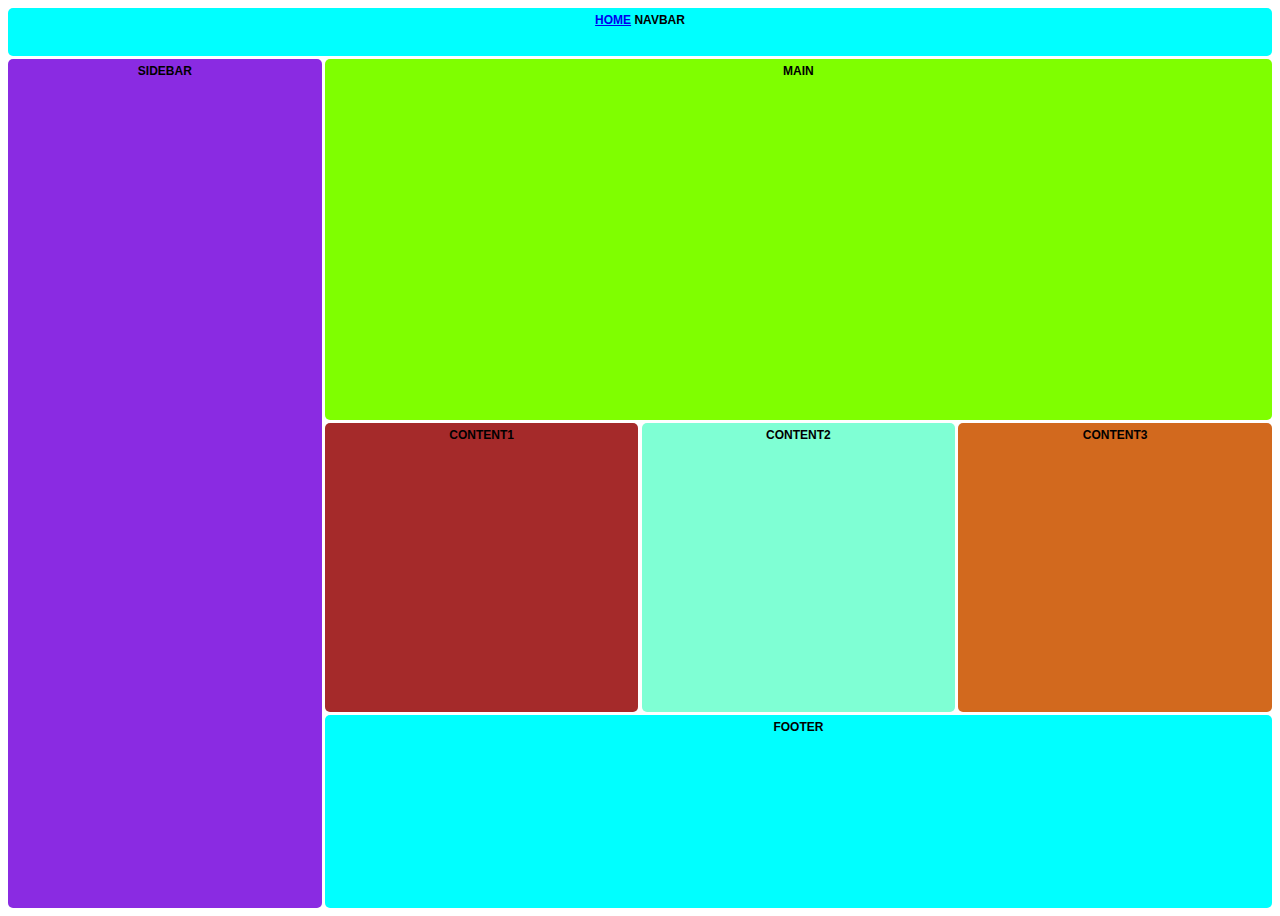
<file: Responsive/css_grid/index.html>
<!DOCTYPE html>
<html lang="en">
<head>
    <meta charset="UTF-8">
    <meta http-equiv="X-UA-Compatible" content="IE=edge">
    <meta name="viewport" content="width=device-width, initial-scale=1.0">

    <link rel="stylesheet" href="https://fonts.sandbox.google.com/css2?family=Material+Symbols+Sharp:opsz,wght,FILL,GRAD@48,400,0,0" />
    <link rel="stylesheet" href="./style.css">
    <title>Css Grid</title>
</head>
<body>
    <div class="container">
        <nav>
            <a href="../../index.html">Home</a>
            Navbar
        </nav>
        <main>Main</main>
        <div class="sidebar">Sidebar</div>
        <div class="content1">Content1</div>
        <div class="content2">Content2</div>
        <div class="content3">Content3</div>
    <footer>Footer</footer>
</div>
</body>
</html>
</file>
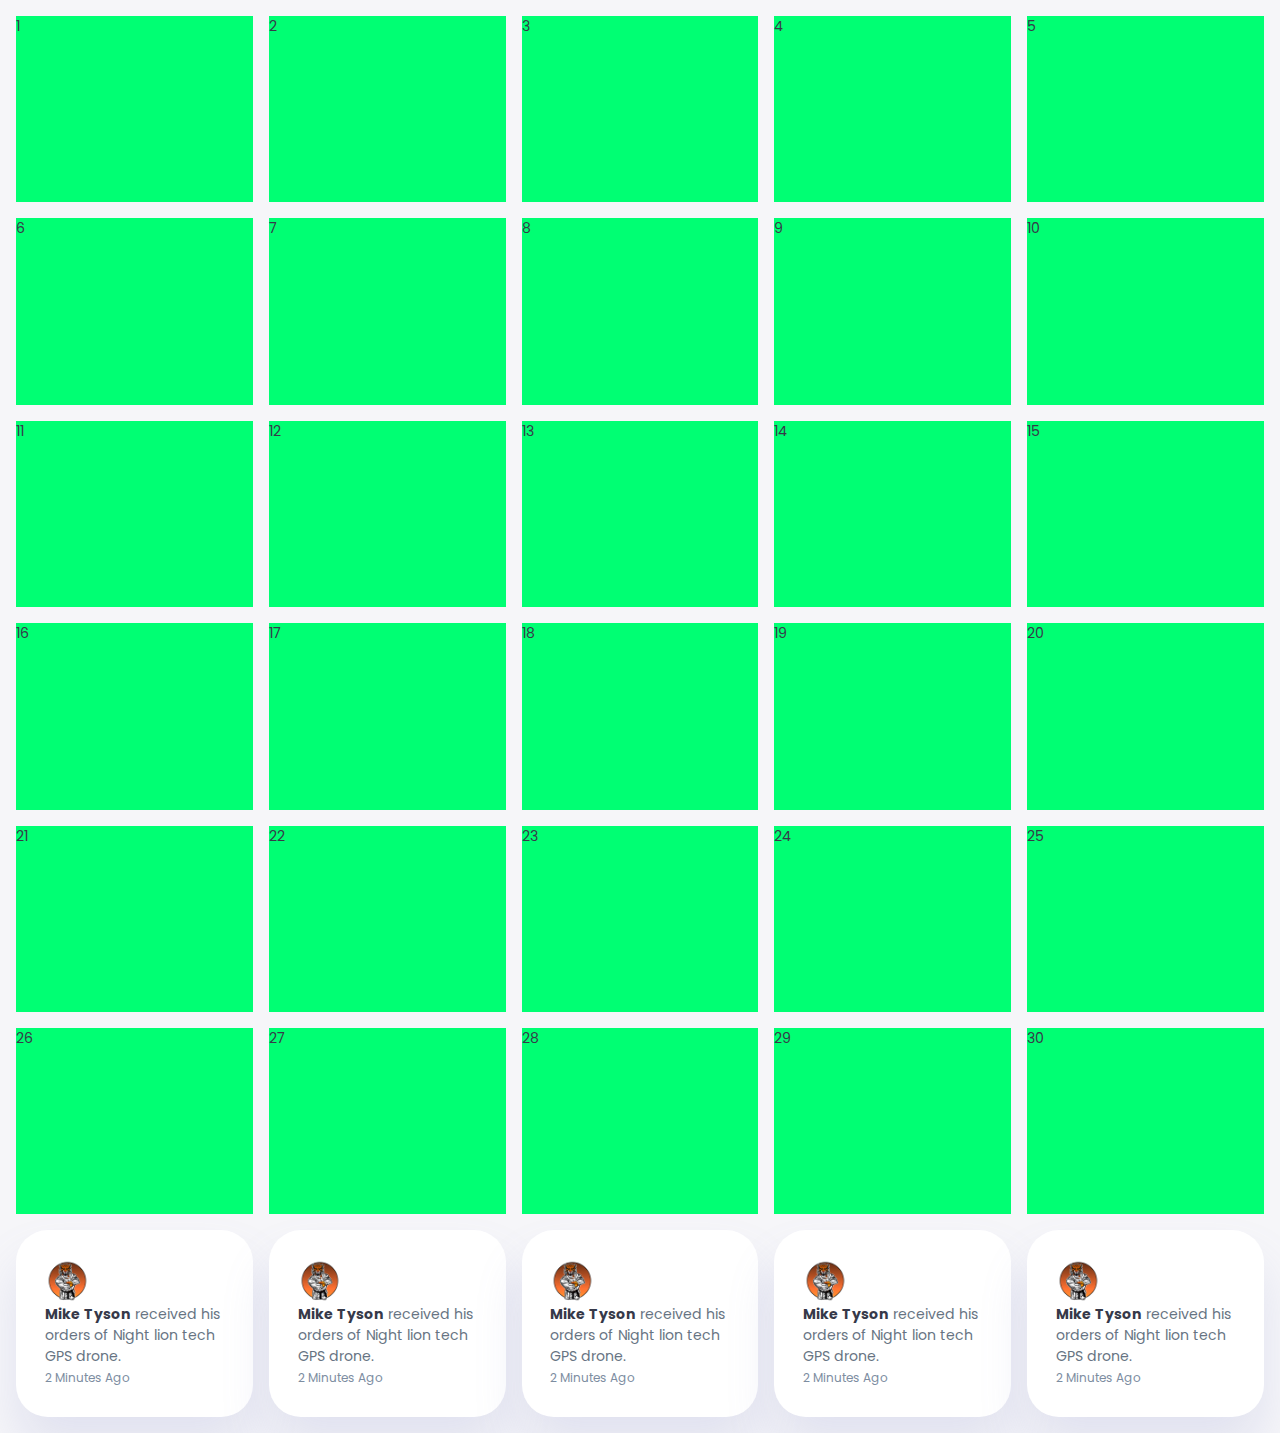
<file: presence/presence.html>
<!DOCTYPE html>
<html lang="en">
<head>
    <meta charset="UTF-8">
    <meta http-equiv="X-UA-Compatible" content="IE=edge">
    <meta name="viewport" content="width=device-width, initial-scale=1.0">

    <link rel="stylesheet" href="./style.css">
    <title>Presence</title>
</head>
<body>
    <div class="container">
        <div class="item1 every">1</div>
        <div class="item2 every">2</div>
        <div class="item3 every">3</div>
        <div class="item4 every">4</div>
        <div class="item5 every">5</div>
        <div class="item6 every">6</div>
        <div class="item7 every">7</div>
        <div class="item8 every">8</div>
        <div class="item9 every">9</div>
        <div class="item10 every">10</div>
        <div class="item11 every">11</div>
        <div class="item12 every">12</div>
        <div class="item13 every">13</div>
        <div class="item14 every">14</div>
        <div class="item15 every">15</div>
        <div class="item16 every">16</div>
        <div class="item17 every">17</div>
        <div class="item18 every">18</div>
        <div class="item19 every">19</div>
        <div class="item20 every">20</div>
        <div class="item21 every">21</div>
        <div class="item22 every">22</div>
        <div class="item23 every">23</div>
        <div class="item24 every">24</div>
        <div class="item25 every">25</div>
        <div class="item26 every">26</div>
        <div class="item27 every">27</div>
        <div class="item28 every">28</div>
        <div class="item29 every">29</div>
        <div class="item30 every">30</div>
    
        <div class="last1">
            <div class="update">
                <div class="profile-photo">
                    <img src="../img/profile-2.jpg" alt="">
                </div>
                <div class="message">
                    <p><b>Mike Tyson</b> received his orders of
                    Night lion tech GPS drone.</p>
                    <small class="text-muted">2 Minutes Ago</small>
                </div>
            </div>
        </div>
        <div class="last2">
            <div class="update">
                <div class="profile-photo">
                    <img src="../img/profile-2.jpg" alt="">
                </div>
                <div class="message">
                    <p><b>Mike Tyson</b> received his orders of
                    Night lion tech GPS drone.</p>
                    <small class="text-muted">2 Minutes Ago</small>
                </div>
            </div>
        </div>
        <div class="last3">
            <div class="update">
                <div class="profile-photo">
                    <img src="../img/profile-2.jpg" alt="">
                </div>
                <div class="message">
                    <p><b>Mike Tyson</b> received his orders of
                    Night lion tech GPS drone.</p>
                    <small class="text-muted">2 Minutes Ago</small>
                </div>
            </div>
        </div>
        <div class="last4">
            <div class="update">
                <div class="profile-photo">
                    <img src="../img/profile-2.jpg" alt="">
                </div>
                <div class="message">
                    <p><b>Mike Tyson</b> received his orders of
                    Night lion tech GPS drone.</p>
                    <small class="text-muted">2 Minutes Ago</small>
                </div>
            </div>
        </div>
        <div class="last5">
            <div class="update">
                <div class="profile-photo">
                    <img src="../img/profile-2.jpg" alt="">
                </div>
                <div class="message">
                    <p><b>Mike Tyson</b> received his orders of
                    Night lion tech GPS drone.</p>
                    <small class="text-muted">2 Minutes Ago</small>
                </div>
            </div>
        </div>
    </div>
</body>
</html>
</file>
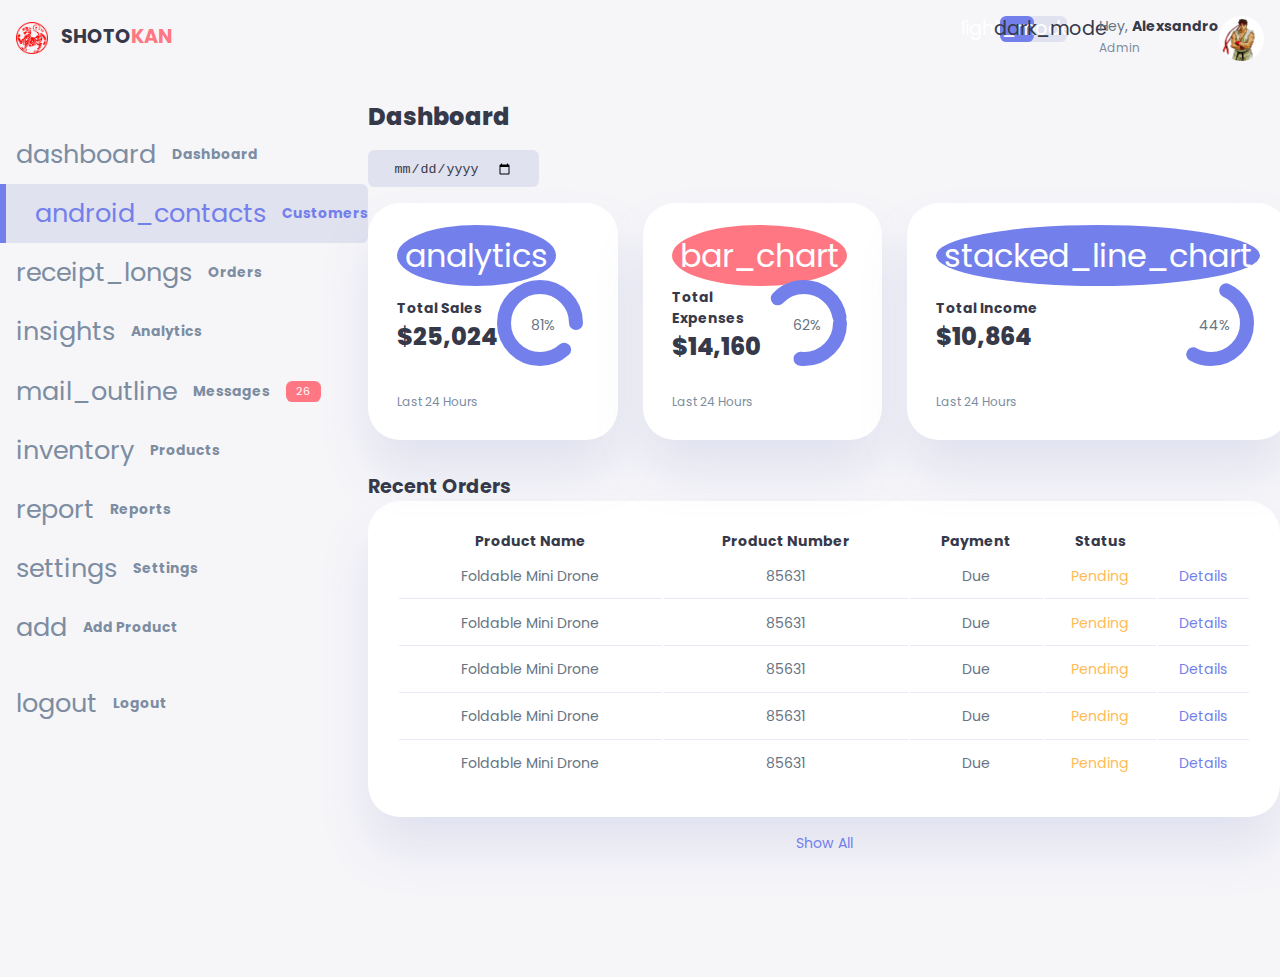
<file: refactor/refactor.html>
<!DOCTYPE html>
<html lang="en">
<head>
    <meta charset="UTF-8">
    <meta http-equiv="X-UA-Compatible" content="IE=edge">
    <meta name="viewport" content="width=device-width, initial-scale=1.0">

    <link rel="stylesheet" href="https://fonts.sandbox.google.com/css2?family=Material+Symbols+Sharp:opsz,wght,FILL,GRAD@48,400,0,0" />
    <link rel="stylesheet" href="./style.css">
    <title>Refactor</title>
</head>
<body>
    <div class="container">
        <nav>
            <div class="logo">
                <img src="./img/logo.png" alt="">
                <h2>SHOTO<SPan class="danger">KAN</SPan></h2>
            </div>

            <div class="right">
                <button id="menu-btn">
                    <span class="material-symbols-sharp">menu</span>
                </button>
                <div class="theme-toggler">
                    <span class="material-symbols-sharp active">light_mode</span>
                    <span class="material-symbols-sharp">dark_mode</span>
                </div>
                <div class="profile">
                    <div class="info">
                        <p>Hey, <b>Alexsandro</b></p>
                        <small class="text-muted">Admin</small>
                    </div>
                    <div class="profile-photo">
                        <img src="./img/profile.png" alt="">
                    </div>
                </div>  
            </div>
        </nav>
        <aside>
            <div class="sidebar">
                <div class="close" id="close-btn" >
                    <span class="material-symbols-sharp">
                        close
                    </span>
                </div>
                <a href="./refactor.html">
                    <span class="material-symbols-sharp">dashboard</span>
                    <h3>Dashboard</h3>
                </a>
                <a href="#" class="active" >
                    <span class="material-symbols-sharp">android_contacts</span>
                    <h3>Customers</h3>
                </a>
                <a href="#">
                    <span class="material-symbols-sharp">receipt_longs</span>
                    <h3>Orders</h3>
                </a>
                <a href="#">
                    <span class="material-symbols-sharp">insights</span>
                    <h3>Analytics</h3>
                </a>
                <a href="#">
                    <span class="material-symbols-sharp">mail_outline</span>
                    <h3>Messages</h3>
                    <span class="message-count">26</span>
                </a>
                <a href="#">
                    <span class="material-symbols-sharp">inventory</span>
                    <h3>Products</h3>
                </a>
                <a href="#">
                    <span class="material-symbols-sharp">report</span>
                    <h3>Reports</h3>
                </a>
                <a href="#">
                    <span class="material-symbols-sharp">settings</span>
                    <h3>Settings</h3>
                </a>
                <a href="./Responsive/css_grid/index.html">
                    <span class="material-symbols-sharp">add</span>
                    <h3>Add Product</h3>
                </a>
                <a href="../index.html">
                    <span class="material-symbols-sharp">logout</span>
                    <h3>Logout</h3>
                </a>
            </div>
        </aside>

        <main>
            <h1>Dashboard</h1>

            <div class="date">
                <input type="date">
            </div>

            <div class="insights">
                <div class="sales">
                    <span class="material-symbols-sharp">analytics</span>
                    <div class="middle">
                        <div class="left">
                            <h3>Total Sales</h3>
                            <h1>$25,024</h1>
                        </div>
                        <div class="progress">
                            <svg>
                                <circle cx="38" cy="38" r="36" ></circle>
                            </svg>
                            <div class="number">
                                <p>81%</p>
                            </div>
                        </div>
                    </div>
                    <small class="text-muted" >Last 24 Hours</small>
                </div>
                <!----------------- END OF SALES ------------------>

                <div class="expenses">
                    <span class="material-symbols-sharp">bar_chart</span>
                    <div class="middle">
                        <div class="left">
                            <h3>Total Expenses</h3>
                            <h1>$14,160</h1>
                        </div>
                        <div class="progress">
                            <svg>
                                <circle cx="38" cy="38" r="36" ></circle>
                            </svg>
                            <div class="number">
                                <p>62%</p>
                            </div>
                        </div>
                    </div>
                    <small class="text-muted" >Last 24 Hours</small>
                </div>
                <!----------------- END OF EXPENSES ------------------>

                <div class="income">
                    <span class="material-symbols-sharp">stacked_line_chart</span>
                    <div class="middle">
                        <div class="left">
                            <h3>Total Income</h3>
                            <h1>$10,864</h1>
                        </div>
                        <div class="progress">
                            <svg>
                                <circle cx="38" cy="38" r="36" ></circle>
                            </svg>
                            <div class="number">
                                <p>44%</p>
                            </div>
                        </div>
                    </div>
                    <small class="text-muted" >Last 24 Hours</small>
                </div>
                <!----------------- END OF INCOME ------------------>
            </div>
            <!--------------- END OF INSIGHTS ---------------------->

            <div class="recent-orders">
                <h2>Recent Orders</h2>
                <table>
                    <thead>
                        <tr>
                            <th>Product Name</th>
                            <th>Product Number</th>
                            <th>Payment</th>
                            <th>Status</th>
                            <th></th>
                        </tr>
                    </thead>
                    <tbody>
                        <tr>
                            <td>Foldable Mini Drone</td>
                            <td>85631</td>
                            <td>Due</td>
                            <td class="warning">Pending</td>
                            <td class="primary">Details</td>
                        </tr>
                        <tr>
                            <td>Foldable Mini Drone</td>
                            <td>85631</td>
                            <td>Due</td>
                            <td class="warning">Pending</td>
                            <td class="primary">Details</td>
                        </tr>
                        <tr>
                            <td>Foldable Mini Drone</td>
                            <td>85631</td>
                            <td>Due</td>
                            <td class="warning">Pending</td>
                            <td class="primary">Details</td>
                        </tr>
                        <tr>
                            <td>Foldable Mini Drone</td>
                            <td>85631</td>
                            <td>Due</td>
                            <td class="warning">Pending</td>
                            <td class="primary">Details</td>
                        </tr>
                        <tr>
                            <td>Foldable Mini Drone</td>
                            <td>85631</td>
                            <td>Due</td>
                            <td class="warning">Pending</td>
                            <td class="primary">Details</td>
                        </tr>
                    </tbody>
                </table>
                <a href="#">Show All</a>
            </div>
        </main>
        
        
    </div>

    <script src="./index.js" ></script>
</body>
</html>
</file>
<file: style.css>
@import url('https://fonts.googleapis.com/css2?family=Marvel:ital,wght@0,700;1,400&family=Poppins:wght@300;400;500;600;700;800&display=swap');

/*-------------- ROOT VARIABLES ------------*/
:root {
    --color-primary: #7380ec;
    --color-danger: #ff7782;
    --color-success: #41f1b6;
    --color-waarning: #ffbb55;
    --color-white: #fff;
    --color-info-dark: #7d8da1;
    --color-info-light: #dce1eb;
    --color-dark: #363949;
    --color-light: rgba(132, 139, 200, 0.18);
    --color-primary-variant: #111e88;
    --color-dark-variant: #677483;
    --color-background: #f6f6f9;

    --card-border-radius: 2rem;
    --border-radius-1: 0.4rem;
    --border-radius-2: 0.8rem;
    --border-raidus-3: 1.2rem;

    --card_padding: 1.8rem;
    --padding-1: 1.2rem;

    --box-shadow: 0 2rem 3rem var(--color-light);
}

/*-------------- DARK THEME VARIABLES ------------*/

.dark-theme-variables {
    --color-background: #181a1e;
    --color-white: #202528;
    --color-dark: #edeffd;
    --color-dark-variant: #a3bdcc;
    --color-light: rgba(0, 0, 0, 0.4);
    --box-shadow: 0 2rem 3rem var(--color-light);
}

* {
    margin: 0;
    padding: 0;
    outline: 0;
    appearance: none;
    border: 0;
    text-decoration: none;
    list-style: none;
    box-sizing: border-box;
}

html {
    font-size: 14p-x;
}

body{
    width: 100vw;
    height: 100vh;
    font-family: poppins, sans-serif;
    font-size: 0.88rem;
    background: var(--color-background);
    user-select: none;
    overflow-x: hidden;
    color: var(--color-dark);
}

.container {
    display: grid;
    width: 96%;
    margin: 0 auto;
    gap: 1.8rem;
    grid-template-columns: 14rem auto 23rem;
}

a {
    color: var(--color-dark)
}

img {
    display: block;
    width: 100%;
}

h1 {
    font-weight: 800;
    font-size: 1.8rem;
}

h2 {
    font-size: 1.4rem;
}

h3 {
    font-size: 0.87rem;
}

h4 {
    font-size: 0.8rem;
}

h5 {
    font-size: 0.77rem;
}

small {
    font-size: 0.75rem;
}

.profile-photo {
    width: 2.8rem;
    height: 2.8rem;
    border-radius: 50%;
    overflow: hidden;
}

.text-muted {
    color: var(--color-info-dark);
}

p {
    color: var(--color-dark-variant);
}

b {
    color: var(--color-dark);
}

.primary {
    color: var(--color-primary);
}

.danger {
    color: var(--color-danger);
}

.success {
    color: var(--color-success);
}

.warning {
    color: var(--color-waarning);
}

aside {
    height: 100vh;
}   

aside .top {
    display: flex;
    align-items: center;
    justify-content: center;
    margin-top: 1.4rem;
}

aside .logo {
    display: flex;
    gap: 0.8rem;
}

aside .logo img {
    width: 2rem;
    height: 2rem;
}

aside .close {
    display: none;
}

/* =================== SIDEBAR ==================== */

aside .sidebar {
    display: flex;
    flex-direction: column;
    height: 86vh;
    position: relative;
    top: 3rem;
}

aside h3 {
    font-size: 500;
}

aside .sidebar a {
    display: flex;
    color: var(--color-info-dark);
    margin-left: 2rem;
    gap: 1rem;
    align-items: center;
    position: relative;
    height: 3.7rem;
    transition: all 300ms ease;
}

aside .sidebar a span {
    font-size: 1.6rem;
    transition: all 300ms ease;
}

aside .sidebar a:last-child {
    position: absolute;
    bottom: 2rem;
    width: 100%;
}

aside .sidebar a.active {
    background: var(--color-light);
    color: var(--color-primary);
    margin-left: 0;
}

aside .sidebar a.active:before {
    content: "";
    width: 6px;
    height: 100%;
    background: var(--color-primary);
}

aside .sidebar a.active span {
    color: var(--color-primary);
    margin-left: calc(1rem - 3px);
}

aside .sidebar a:hover {
    color: var(--color-primary);
}

aside .sidebar a:hover span {
    margin-left: 1rem;
}

aside .sidebar .message-count {
    background: var(--color-danger);
    color: var(--color-white);
    padding: 2px 10px;
    font-size: 11px;
    border-radius: var(--border-radius-1);
}

/* =================== MAIN ============================= */

main {
    margin-top: 1.4rem;
}

main .date {
    display: inline-block;
    background: var(--color-light);
    border-radius: var(--border-radius-1);
    margin-top: 1rem;
    padding: 0.5rem 1.6rem;
}

main .date input[type="date"] {
    background: transparent;
    color: var(--color-dark);
}

main .insights {
    display: grid;
    grid-template-columns: repeat(3, 1fr);
    gap: 1.6rem;
}

main .insights > div {
    background: var(--color-white);
    padding: var(--card_padding);
    border-radius: var(--card-border-radius);
    margin-top: 1rem;
    box-shadow: var(--box-shadow);
    transition: all 300ms ease;
}

main .insights > div:hover {
    box-shadow: none;
}

main .insights > div span {
    background: var(--color-primary);
    padding: 0.5rem;
    border-radius: 50%;
    color: var(--color-white);
    font-size: 2rem;
}

main .insights > div.expenses span {
    background: var(--color-danger);
}

main .insights > div.icome span {
    background: var(--color-success);
}

main .insights > div .middle {
    display: flex;
    align-items: center;
    justify-content: space-between;
}

main .insigths h3 {
    margin: 1re 0 0.6rem;
    font-size: 1rem;
}

main .insights .progress {
    position: relative;
    width: 92px;
    height: 92px;
    border-radius: 50%;
}

main .insights svg {
    width: 7rem;
    height: 7rem;
}

main .insights svg circle {
    fill: none;
    stroke: var(--color-primary);
    stroke-width: 14;
    stroke-linecap: round;
    transform: translate(5px, 5px);
    stroke-dasharray: 110;
    stroke-dashoffset: 92;
}

main .insights .sales svg circle {
    stroke-dashoffset: -30;
    stroke-dasharray: 200;
}

main .insights .expenses svg circle {
    stroke-dashoffset: 20;
    stroke-dasharray: 80;
}

main .insights .income svg circle {
    stroke-dashoffset: 35;
    stroke-dasharray: 110;
}

main .insights .progress .number {
    position: absolute;
    top: 0;
    left: 0;
    height: 100%;
    width: 100%;
    display: flex;
    justify-content: center;
    align-items: center;
}

main .insights small {
    margin-top: 1.3rem;
    display: block;
}

/* ===================== RECENT ORDERS ======================= */

main .recent-orders {
    margin-top: 2rem;
}

main .recent-orders table {
    background: var(--color-white);
    width: 100%;
    border-radius: var(--card-border-radius);
    padding: var(--card_padding);
    text-align: center;
    box-shadow: var(--box-shadow);
    transition: all 300ms ease;
}

main .recent-orders table:hover {
    box-shadow: none;
}

main table tbody td {
    height: 2.8rem;
    border-bottom: 1px solid var(--color-light);
    color: var(--color-dark-variant);
}

main table tbody tr:last-child td {
    border: none;
}

main .recent-orders a {
    text-align: center;
    display: block;
    margin: 1rem auto;
    color: var(--color-primary);
}

/* ============== RIGHT ==================== */

.right {
    margin-top: 1.4rem;
}

.right .top {
    display: flex;
    justify-content: end;
    gap: 2rem;
}

.right .top button {
    display: none;
}

.right .theme-toggler {
    background: var(--color-light);
    display: flex;
    justify-content: space-between;
    align-items: center;
    height: 1.6rem;
    width: 4.2rem;
    cursor: pointer;
    border-radius: var(--border-radius-1);
}

.right .theme-toggler span {
    font-size: 1.2rem;
    width: 50%;
    height: 100%;
    display: flex;
    align-items: center;
    justify-content: center;
}

.right .theme-toggler span.active {
    background: var(--color-primary);
    color: white;
    border-radius: var(--border-radius-1);
}

.right .top .profile {
    display: flex;
    gap: 2rem;
    text-align: right;
}

/* ================ RECENT UPDATE ============= */

.right .recent-updates {
    margin-top: 1rem;
}

.right .recent-updates h2 {
    margin-bottom: 0.8rem;
}

.right .recent-updates .updates {
    background: var(--color-white);
    padding: var(--card_padding);
    border-radius: var(--card-border-radius);
    box-shadow: var(--box-shadow);
    transition: all 300ms ease;
}

.right .recent-updates .updates:hover {
    box-shadow: none;
}

.right .recent-updates .updates .update {
    display: grid;
    grid-template-columns: 2.6rem auto;
    gap: 1rem;
    margin-bottom: 1rem;
}

/* =================== SALES ANALYTICS ========================== */

.right .sales-analytics {
    margin-top: 2rem;
}

.right .sales-analytics h2 {
    margin-bottom: 0.8rem;
}

.right .sales-analytics .item {
    background: var(--color-white);
    display: flex;
    align-items: center;
    gap: 1rem;
    margin-bottom: 0.7rem;
    padding: 1.4rem var(--card_padding);
    border-radius: var(--border-raidus-3);
    box-shadow: var(--box-shadow);
    transition: all 300ms ease;
}

.right .sales-analytics .item:hover {
    box-shadow: none;
}

.right .sales-analytics .item .right {
    display: flex;
    justify-content: space-between;
    align-items: start;
    margin: o;
    width: 100%;
}

.right .sales-analytics .item .icon {
    padding: 0.6rem;
    color: var(--color-white);
    border-radius: 50%;
    background: var(--color-primary);
    display: flex;
}

.right .sales-analytics .item.offline .icon {
    background: var(--color-danger);
}

.right .sales-analytics .item.customers .icon {
    background: var(--color-success);
}

.right .sales-analytics .add-product {
    background: transparent;
    border: 2px dashed var(--color-primary);
    display: flex;
    align-items: center;
    justify-content: center;
}

.right .sales-analytics .add-product:hover {
    background: var(--color-primary);
    color: white;
}

.right .sales-analytics .add-product div {
    display: flex;
    align-items: center;
    gap: 0.6rem;
}

.right .sales-analytics .add-product div h3 {
    font-weight: 600;
}

/* ======================== MEDIA QUERIES ====================== */

@media screen and (max-width: 1200px) {
    .container {
        width: 94%;
        grid-template-columns: 7rem auto 23rem;
    }

    aside .logo h2 {
        display: none;
    }

    aside .sidebar h3 {
        display: none;
    }

    aside .sidebar a {
        width: 5.6rem;
    }

    aside .sidebar a:last-child {
        position: relative;
        margin-top: 1.8rem;
    }

    main .insights {
        grid-template-columns: 1fr;
        gap: 0;
    }

    main .recent-orders {
        width: 94%;
        position: absolute;
        left: 50%;
        transform: translateX(-50%);
        margin: 2rem 0 0 8.8rem;
    }

    main .recent-orders table {
        width: 83vw;
    }

    main table thead tr th:last-child,
    main table thead tr th:first-child {
        display: none;
    }

    main table tbody tr th:last-child,
    main table tbody tr th:first-child {
        display: none;
    }
}

@media screen and (max-width: 768px) {
    .container {
        width: 100%;
        grid-template-columns: 1fr;
    }

    aside {
        position: fixed;
        left: -100%;
        background: var(--color-white);
        width: 18rem;
        z-index: 3;
        box-shadow: 1rem 3rem 4rem var(--color-light);
        height: 100vh;
        padding-right: var(--card_padding);
        display: none;
        animation: showMenu 400ms ease forwards;
    }

    @keyframes showMenu {
        to {
            left: 0;
        }
    }

    aside .logo {
        margin-left: 1rem;
    }

    aside .logo h2 {
        display: inline;
    }

    aside .sidebar h3 {
        display: inline;
    }

    aside .sidebar a {
        width: 100%;
        height: 3.4rem;
    }

    aside .sidebar a:last-child {
        position: absolute;
        bottom: 5rem;
    }

    aside .close {
        display: inline-block;
        cursor: pointer;
    }

    main {
        margin-top: 8rem;
        padding: 0 1rem;
    }

    main .recent-orders {
        position: relative;
        margin: 3rem 0 0 0;
        width: 100%;
    }

    main .recent-orders table {
        width: 100%;
        margin: 0;
    }

    .right {
        width: 94%;
        margin: 0 auto 4rem;
    }

    .right .top {
        position: fixed;
        top: 0;
        left: 0;
        align-items: center;
        padding: 0 0.8rem;
        height: 4.6rem;
        background: var(--color-white);
        width: 100%;
        margin: 0;
        z-index: 2;
        box-shadow: 0 1rem 1rem var(--color-light);
    }

    .right .top .theme-toggler {
        width: 4.4rem;
        position: absolute;
        left: 66%;
    }

    .right .profile .info {
        display: none;
    }

    .right .top button {
        display: inline-block;
        background: transparent;
        cursor: pointer;
        color: var(--color-dark);
        position: absolute;
        left: 1rem;
    }

    .right .top button span {
        font-size: 2rem;
    }
}
</file>
<file: student/style.css>
:root{
    --main-radius: 5px;
    --main-padding: 5px;
}

.container{
    display: grid;
    height: 100vh;
    grid-template-columns: 1fr 1fr 1fr 1fr;
    grid-template-rows: 0.2fr 0.2fr 1.4fr 0.2fr;
    grid-template-areas: 
        "nav nav nav nav"
        "month month month month"
        "row row row row"
        "footer footer footer footer"
    ;
    gap: 0.2rem;

    font-family: "Inter", sans-serif;
    font-weight: 800;
    text-transform: uppercase;
    font-size: 12px;
    text-align: center;
}

nav{
    background-color: aqua;
    grid-area: nav;
    border-radius: var(--main-radius);
    padding-top: var(--main-padding);
}

.month {
    grid-area: month;
    background-color: blue;
    color: aliceblue;
}

span {
    border-radius: 50%;
    color: blue;
    font-size: 0.6rem;
    margin-left: 1rem;
    padding: 0.2rem;
}

.row {
    grid-area: row;
    display: grid;
    grid-template-columns: 1fr repeat(12, 0.5fr);
    gap: 0.2rem;
}

.student {
    background-color: blue;
    color: aliceblue;
    font-size: 0.6rem;
    padding: 0.1rem;
}

.day {
    background-color: aqua;
}

footer{
    background-color: aqua;
    grid-area: footer;
    border-radius: var(--main-radius);
    padding-top: var(--main-padding);border-radius: var(--main-radius);
    padding-top: var(--main-padding);
}

/* @media only screen and (max-width:550px){
    .container{
        grid-template-columns: 1fr;
        grid-template-rows: 0.4fr 0.4fr 2.2fr 1.2fr 1.2fr 1.2fr 1fr;
        grid-template-areas: 
        "nav"
        "sidebar" 
        "main"
        "content1" 
        "content2" 
        "content3"
        "footer"
        ;
    }
} */
</file>
<file: Responsive/css_grid/style.css>
:root{
    --main-radius: 5px;
    --main-padding: 5px;
}

.container{
    display: grid;
    height: 100vh;
    grid-template-columns: 1fr 1fr 1fr 1fr;
    grid-template-rows: 0.2fr 1.5fr 1.2fr 0.8fr;
    grid-template-areas: 
        "nav nav nav nav"
        "sidebar main main main"
        "sidebar content1 content2 content3"
        "sidebar footer footer footer"
    ;
    gap: 0.2rem;

    font-family: "Inter", sans-serif;
    font-weight: 800;
    text-transform: uppercase;
    font-size: 12px;
    text-align: center;
}

nav{
    background-color: aqua;
    grid-area: nav;
    border-radius: var(--main-radius);
    padding-top: var(--main-padding);
}

main{
    background-color: chartreuse;
    grid-area: main;
    border-radius: var(--main-radius);
    padding-top: var(--main-padding);
}

.sidebar{
    background-color: blueviolet;
    grid-area: sidebar;
    border-radius: var(--main-radius);
    padding-top: var(--main-padding);
}

.content1{
    background-color: brown;
    grid-area: content1;
    border-radius: var(--main-radius);
    padding-top: var(--main-padding);
}

.content2{
    background-color: aquamarine;
    grid-area: content2;
    border-radius: var(--main-radius);
    padding-top: var(--main-padding);
}

.content3{
    background-color: chocolate;
    grid-area: content3;
    border-radius: var(--main-radius);
    padding-top: var(--main-padding);
}

footer{
    background-color: aqua;
    grid-area: footer;
    border-radius: var(--main-radius);
    padding-top: var(--main-padding);border-radius: var(--main-radius);
    padding-top: var(--main-padding);
}

@media only screen and (max-width:550px){
    .container{
        grid-template-columns: 1fr;
        grid-template-rows: 0.4fr 0.4fr 2.2fr 1.2fr 1.2fr 1.2fr 1fr;
        grid-template-areas: 
        "nav"
        "sidebar" 
        "main"
        "content1" 
        "content2" 
        "content3"
        "footer"
        ;
    }
}
</file>
<file: presence/style.css>
@import url('https://fonts.googleapis.com/css2?family=Marvel:ital,wght@0,700;1,400&family=Poppins:wght@300;400;500;600;700;800&display=swap');

/*-------------- ROOT VARIABLES ------------*/
:root {
    --color-primary: #7380ec;
    --color-danger: #ff7782;
    --color-success: #41f1b6;
    --color-waarning: #ffbb55;
    --color-white: #fff;
    --color-info-dark: #7d8da1;
    --color-info-light: #dce1eb;
    --color-dark: #363949;
    --color-light: rgba(132, 139, 200, 0.18);
    --color-primary-variant: #111e88;
    --color-dark-variant: #677483;
    --color-background: #f6f6f9;

    --card-border-radius: 2rem;
    --border-radius-1: 0.4rem;
    --border-radius-2: 0.8rem;
    --border-raidus-3: 1.2rem;

    --card_padding: 1.8rem;
    --padding-1: 1.2rem;

    --box-shadow: 0 2rem 3rem var(--color-light);
}

/*-------------- DARK THEME VARIABLES ------------*/

.dark-theme-variables {
    --color-background: #181a1e;
    --color-white: #202528;
    --color-dark: #edeffd;
    --color-dark-variant: #a3bdcc;
    --color-light: rgba(0, 0, 0, 0.4);
    --box-shadow: 0 2rem 3rem var(--color-light);
}

* {
    margin: 0;
    padding: 0;
    border: 0;
    box-sizing: border-box;
    text-decoration: none;
}

body {
    font-family: poppins, sans-serif;
    font-size: 0.88rem;
    background: var(--color-background);
    color: var(--color-dark);
}

.container {
    display: grid;
    grid-template-columns: 1fr 1fr 1fr 1fr 1fr;
    grid-template-rows: 1fr 1fr 1fr 1fr 1fr 1fr 1fr;
    grid-template-areas: 
        "item1 item2 item3 item4 item5"
        "item6 item7 item8 item9 item10"
        "item11 item12 item13 item14 item15"
        "item16 item17 item18 item19 item20"
        "item21 item22 item23 item24 item25"
        "item26 item27 item28 item29 item30"
        "last1 last2 last3 last4 last5"
    ;
    gap: 1rem;
    margin: 1rem;
}

a {
    color: var(--color-dark)
}

img {
    display: block;
    width: 100%;
}

h1 {
    font-weight: 800;
    font-size: 1.8rem;
}

h2 {
    font-size: 1.4rem;
}

h3 {
    font-size: 0.87rem;
}

h4 {
    font-size: 0.8rem;
}

h5 {
    font-size: 0.77rem;
}

small {
    font-size: 0.75rem;
}

.profile-photo {
    width: 2.8rem;
    height: 2.8rem;
    border-radius: 50%;
    overflow: hidden;
}

.text-muted {
    color: var(--color-info-dark);
}

p {
    color: var(--color-dark-variant);
}

b {
    color: var(--color-dark);
}

.primary {
    color: var(--color-primary);
}

.danger {
    color: var(--color-danger);
}

.success {
    color: var(--color-success);
}

.warning {
    color: var(--color-waarning);
}

.last1 {
    grid-area: last1;
}
.last2 {
    grid-area: last2;
}
.last3 {
    grid-area: last3;
}
.last4 {
    grid-area: last4;
}
.last5 {
    grid-area: last5;
}

.update {
    background: var(--color-white);
    padding: var(--card_padding);
    border-radius: var(--card-border-radius);
    box-shadow: var(--box-shadow);
    transition: all 300ms ease;
}

.every {
    border: none;
    background-color: rgb(0, 255, 115);
}

.item1 {
    grid-area: item1;
}
.item2 {
    grid-area: item2;
}
.item3 {
    grid-area: item3;
}
.item4 {
    grid-area: item4;
}
.item5 {
    grid-area: item5;
}
.item6 {
    grid-area: item6;
}
.item1 {
    grid-area: item1;
}
.item7 {
    grid-area: item7;
}
.item8 {
    grid-area: item8;
}
.item9 {
    grid-area: item9;
}
.item10 {
    grid-area: item10;
}
.item11 {
    grid-area: item11;
}
.item12 {
    grid-area: item12;
}
.item13 {
    grid-area: item13;
}
.item14 {
    grid-area: item14;
}
.item15 {
    grid-area: item15;
}
.item16 {
    grid-area: item16;
}
.item17 {
    grid-area: item17;
}
.item18 {
    grid-area: item18;
}
.item19 {
    grid-area: item19;
}
.item1 {
    grid-area: item1;
}
.item20 {
    grid-area: item20;
}
.item21 {
    grid-area: item21;
}
.item22 {
    grid-area: item22;
}
.item23 {
    grid-area: item23;
}
.item24 {
    grid-area: item24;
}
.item25 {
    grid-area: item25;
}
.item26 {
    grid-area: item26;
}
.item27 {
    grid-area: item27;
}
.item28 {
    grid-area: item28;
}
.item29 {
    grid-area: item29;
}
.item30 {
    grid-area: item30;
}
</file>
<file: refactor/style.css>
@import url('https://fonts.googleapis.com/css2?family=Marvel:ital,wght@0,700;1,400&family=Poppins:wght@300;400;500;600;700;800&display=swap');

/*-------------- ROOT VARIABLES ------------*/
:root {
    --color-primary: #7380ec;
    --color-danger: #ff7782;
    --color-success: #41f1b6;
    --color-waarning: #ffbb55;
    --color-white: #fff;
    --color-info-dark: #7d8da1;
    --color-info-light: #dce1eb;
    --color-dark: #363949;
    --color-light: rgba(132, 139, 200, 0.18);
    --color-primary-variant: #111e88;
    --color-dark-variant: #677483;
    --color-background: #f6f6f9;

    --card-border-radius: 2rem;
    --border-radius-1: 0.4rem;
    --border-radius-2: 0.8rem;
    --border-raidus-3: 1.2rem;

    --card_padding: 1.8rem;
    --padding-1: 1.2rem;

    --box-shadow: 0 2rem 3rem var(--color-light);
}

/*-------------- DARK THEME VARIABLES ------------*/

.dark-theme-variables {
    --color-background: #181a1e;
    --color-white: #202528;
    --color-dark: #edeffd;
    --color-dark-variant: #a3bdcc;
    --color-light: rgba(0, 0, 0, 0.4);
    --box-shadow: 0 2rem 3rem var(--color-light);
}

* {
    margin: 0;
    padding: 0;
    border: 0;
    box-sizing: border-box;
    text-decoration: none;
}

body {
    font-family: poppins, sans-serif;
    font-size: 0.88rem;
    background: var(--color-background);
    color: var(--color-dark);
}

.container {
    height: 100vh;
    display: grid;
    grid-template-columns: 1fr 1fr 1fr 1fr 1fr;
    grid-template-rows: 0.3fr 1.7;
    grid-template-areas:
        "nav nav nav nav nav" 
        "aside main main main main"
    ;
}

a {
    color: var(--color-dark)
}

img {
    display: block;
    width: 100%;
}

h1 {
    font-weight: 800;
    font-size: 1.5rem;
}

h2 {
    font-size: 1.2rem;
}

h3 {
    font-size: 0.87rem;
}

h4 {
    font-size: 0.8rem;
}

h5 {
    font-size: 0.77rem;
}

small {
    font-size: 0.75rem;
}

.profile-photo {
    width: 2.8rem;
    height: 2.8rem;
    border-radius: 50%;
    overflow: hidden;
}

.text-muted {
    color: var(--color-info-dark);
}

p {
    color: var(--color-dark-variant);
}

b {
    color: var(--color-dark);
}

.primary {
    color: var(--color-primary);
}

.danger {
    color: var(--color-danger);
}

.success {
    color: var(--color-success);
}

.warning {
    color: var(--color-waarning);
}

aside {
    height: 100vh;
    grid-area: aside;
}

aside .top {
    display: flex;
    align-items: center;
    justify-content: center;
    margin-top: 1.4rem;
}

aside .logo {
    display: flex;
    gap: 0.8rem;
}

aside .logo img {
    width: 2rem;
    height: 2rem;
}

aside .close {
    display: none;
}

/* =================== NAVBAR ==================== */

nav {
    grid-area: nav;
    display: flex;
    justify-content: space-between;
    align-items: center;
    padding: 1rem;
}

nav .logo img {
    width: 2rem;
    height: 2rem;
}

.logo {
    display: flex;
    gap: 0.8rem;
}

.right {
    display: flex;
    flex-direction: row;
    gap: 2rem;
}

nav div.right button {
    display: none;
}

nav div.profile {
    display: flex;
}

.right .theme-toggler {
    background: var(--color-light);
    display: flex;
    justify-content: space-between;
    align-items: center;
    height: 1.6rem;
    width: 4.2rem;
    cursor: pointer;
    border-radius: var(--border-radius-1);
}

.right .theme-toggler span {
    font-size: 1.2rem;
    width: 50%;
    height: 100%;
    display: flex;
    align-items: center;
    justify-content: center;
}

.right .theme-toggler span.active {
    background: var(--color-primary);
    color: white;
    border-radius: var(--border-radius-1);
}

.right .top .profile {
    display: flex;
    gap: 2rem;
    text-align: right;
}



/* =================== SIDEBAR ==================== */

aside .sidebar {
    display: flex;
    flex-direction: column;
    height: 86vh;
    position: relative;
    top: 3rem;
}

aside h3 {
    font-size: 500;
}

aside .sidebar a {
    display: flex;
    color: var(--color-info-dark);
    margin-left: 1rem;
    gap: 1rem;
    align-items: center;
    position: relative;
    height: 3.7rem;
    transition: all 300ms ease;
}

aside .sidebar a span {
    font-size: 1.6rem;
    transition: all 300ms ease;
}

aside .sidebar a:last-child {
    margin-top: 1rem;
    width: 100%;
}

aside .sidebar a.active {
    background: var(--color-light);
    color: var(--color-primary);
    margin-left: 0;
    border-radius: var(--border-radius-1);
}

aside .sidebar a.active:before {
    content: "";
    width: 6px;
    height: 100%;
    background: var(--color-primary);
}

aside .sidebar a.active span {
    color: var(--color-primary);
    margin-left: calc(1rem - 3px);
}

aside .sidebar a:hover {
    color: var(--color-primary);
}

aside .sidebar a:hover span {
    margin-left: 1rem;
}

aside .sidebar .message-count {
    background: var(--color-danger);
    color: var(--color-white);
    padding: 2px 10px;
    font-size: 11px;
    border-radius: var(--border-radius-1);
}

/* =================== END SIDEBAR START MAIN ==================== */

main {
    margin-top: 1.4rem;
    grid-area: main;
}

main .date {
    display: inline-block;
    background: var(--color-light);
    border-radius: var(--border-radius-1);
    margin-top: 1rem;
    padding: 0.5rem 1.6rem;
}

main .date input[type="date"] {
    background: transparent;
    color: var(--color-dark);
}

main .insights {
    display: grid;
    grid-template-columns: repeat(3, 1fr);
    gap: 1.6rem;
}

main .insights > div {
    background: var(--color-white);
    padding: var(--card_padding);
    border-radius: var(--card-border-radius);
    margin-top: 1rem;
    box-shadow: var(--box-shadow);
    transition: all 300ms ease;
}

main .insights > div:hover {
    box-shadow: none;
}

main .insights > div span {
    background: var(--color-primary);
    padding: 0.5rem;
    border-radius: 50%;
    color: var(--color-white);
    font-size: 2rem;
}

main .insights > div.expenses span {
    background: var(--color-danger);
}

main .insights > div.icome span {
    background: var(--color-success);
}

main .insights > div .middle {
    display: flex;
    align-items: center;
    justify-content: space-between;
}

main .insigths h3 {
    margin: 1re 0 0.6rem;
    font-size: 1rem;
}

main .insights .progress {
    position: relative;
    width: 92px;
    height: 92px;
    border-radius: 50%;
}

main .insights svg {
    width: 7rem;
    height: 7rem;
}

main .insights svg circle {
    fill: none;
    stroke: var(--color-primary);
    stroke-width: 14;
    stroke-linecap: round;
    transform: translate(5px, 5px);
    stroke-dasharray: 110;
    stroke-dashoffset: 92;
}

main .insights .sales svg circle {
    stroke-dashoffset: -30;
    stroke-dasharray: 200;
}

main .insights .expenses svg circle {
    stroke-dashoffset: 20;
    stroke-dasharray: 80;
}

main .insights .income svg circle {
    stroke-dashoffset: 35;
    stroke-dasharray: 110;
}

main .insights .progress .number {
    position: absolute;
    top: 0;
    left: 0;
    height: 100%;
    width: 100%;
    display: flex;
    justify-content: center;
    align-items: center;
}

main .insights small {
    margin-top: 1.3rem;
    display: block;
}


/* ===================== RECENT ORDERS ======================= */

main .recent-orders {
    margin-top: 2rem;
}

main .recent-orders table {
    background: var(--color-white);
    width: 100%;
    border-radius: var(--card-border-radius);
    padding: var(--card_padding);
    text-align: center;
    box-shadow: var(--box-shadow);
    transition: all 300ms ease;
}

main .recent-orders table:hover {
    box-shadow: none;
}

main table tbody td {
    height: 2.8rem;
    border-bottom: 1px solid var(--color-light);
    color: var(--color-dark-variant);
}

main table tbody tr:last-child td {
    border: none;
}

main .recent-orders a {
    text-align: center;
    display: block;
    margin: 1rem auto;
    color: var(--color-primary);
}

/* ======================== MEDIA QUERIES ====================== */

@media screen and (max-width: 1200px) {
    .container {
        width: 100%;
        grid-template-columns: 7rem auto 23rem;
    }

    aside .logo h2 {
        display: none;
    }

    aside .sidebar h3 {
        display: none;
    }

    aside .sidebar a {
        width: 5.6rem;
    }

    aside .sidebar a:last-child {
        position: relative;
        margin-top: 1.8rem;
    }

    main .insights {
        grid-template-columns: 1fr;
        gap: 0;
    }

    main .recent-orders {
        width: 100%;
        position: absolute;
        left: 50%;
        transform: translateX(-50%);
        margin: 2rem 0 0 8.8rem;
    }

    main .recent-orders table {
        width: 83vw;
    }

    main table thead tr th:last-child,
    main table thead tr th:first-child {
        display: none;
    }

    main table tbody tr th:last-child,
    main table tbody tr th:first-child {
        display: none;
    }
}

@media screen and (max-width: 768px) {
    .container {
        width: 100%;
        grid-template-columns: 1fr;
    }

    aside {
        position: fixed;
        left: -100%;
        background: var(--color-white);
        width: 18rem;
        z-index: 3;
        box-shadow: 1rem 3rem 4rem var(--color-light);
        height: 100vh;
        padding-right: var(--card_padding);
        display: none;
        animation: showMenu 400ms ease forwards;
    }

    @keyframes showMenu {
        to {
            left: 0;
        }
    }

    aside .logo {
        margin-left: 1rem;
    }

    aside .logo h2 {
        display: inline;
    }

    aside .sidebar h3 {
        display: inline;
    }

    aside .sidebar a {
        width: 100%;
        height: 3.4rem;
    }

    aside .sidebar a:last-child {
        position: absolute;
        bottom: 5rem;
    }

    aside .close {
        display: inline-block;
        cursor: pointer;
    }

    main {
        margin-top: 8rem;
        padding: 0 1rem;
    }

    main .recent-orders {
        position: relative;
        margin: 3rem 0 0 0;
        width: 100%;
    }

    main .recent-orders table {
        width: 100%;
        margin: 0;
    }

    .right {
        width: 94%;
        margin: 0 auto 4rem;
    }

    .right .top {
        position: fixed;
        top: 0;
        left: 0;
        align-items: center;
        padding: 0 0.8rem;
        height: 4.6rem;
        background: var(--color-white);
        width: 100%;
        margin: 0;
        z-index: 2;
        box-shadow: 0 1rem 1rem var(--color-light);
    }

    .right .top .theme-toggler {
        width: 4.4rem;
        position: absolute;
        left: 66%;
    }

    .right .profile .info {
        display: none;
    }

    .right .top button {
        display: inline-block;
        background: transparent;
        cursor: pointer;
        color: var(--color-dark);
        position: absolute;
        left: 1rem;
    }

    .right .top button span {
        font-size: 2rem;
    }
}
</file>
